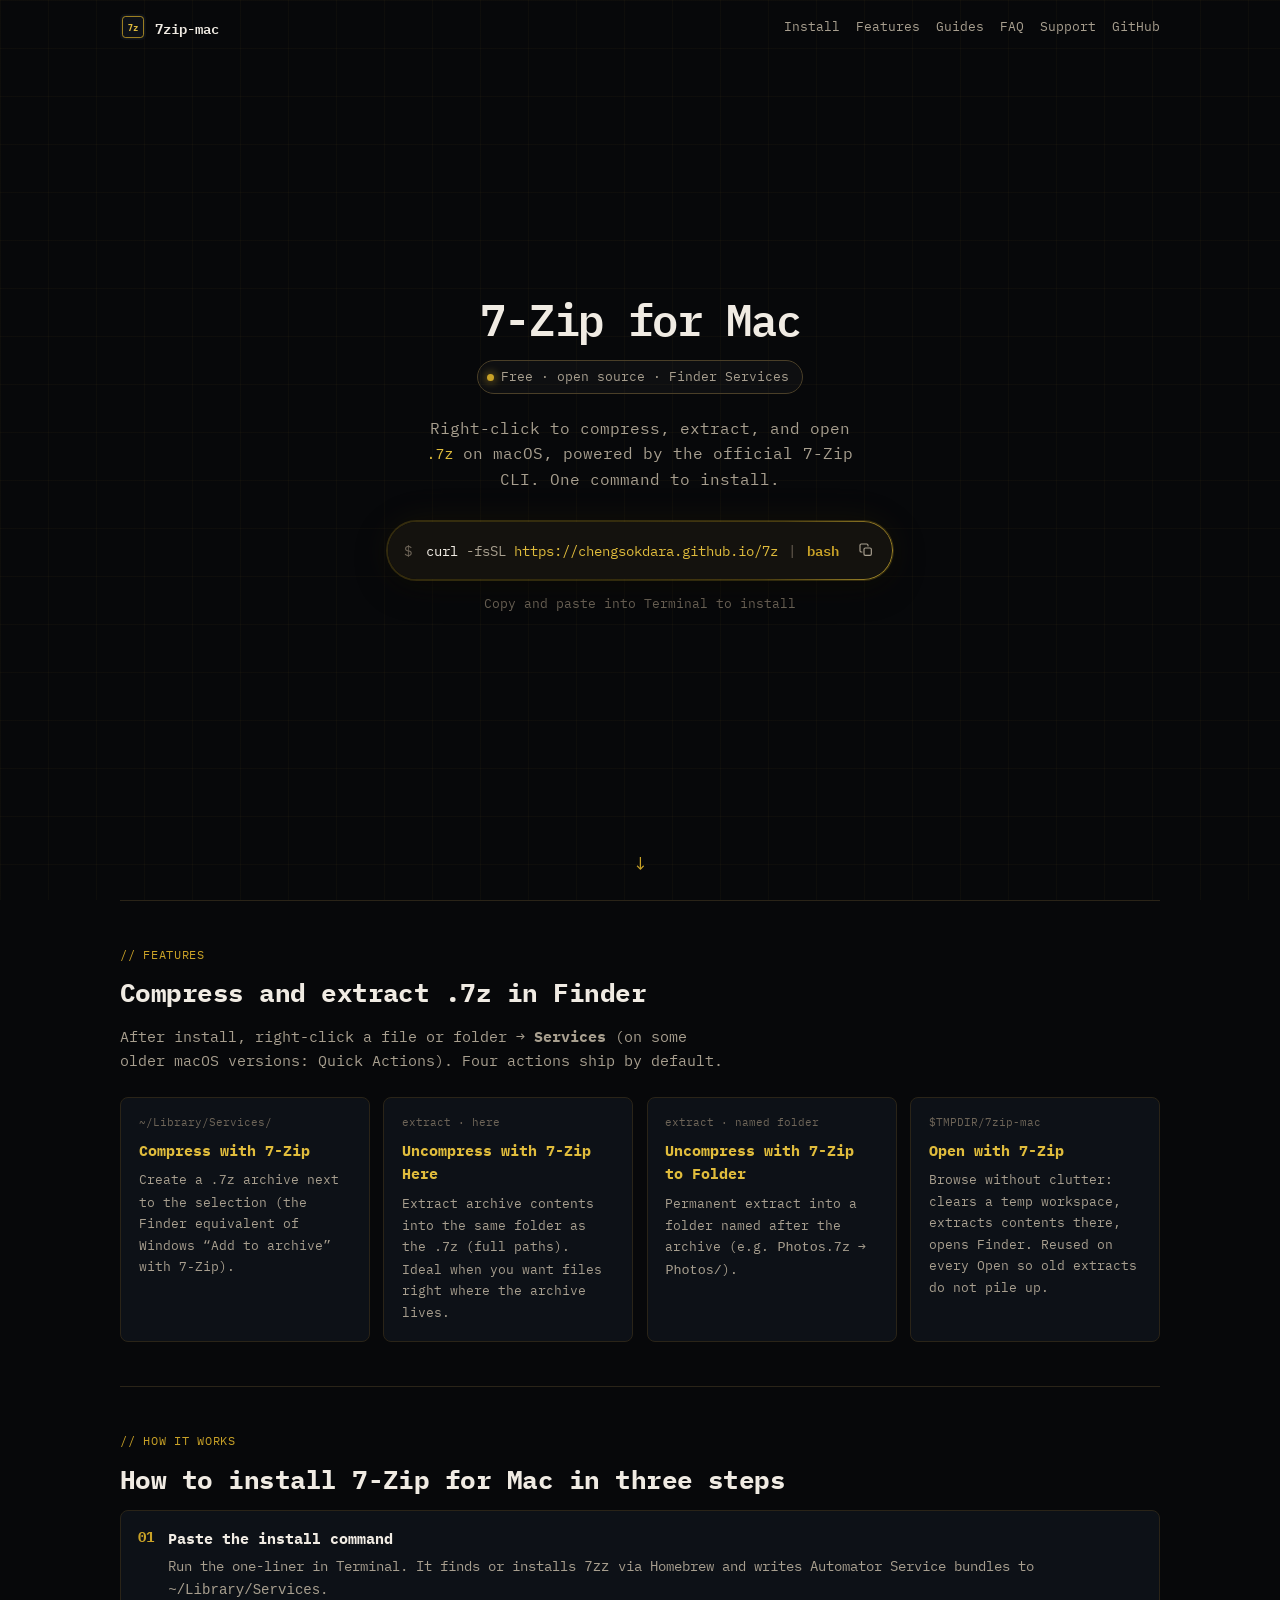
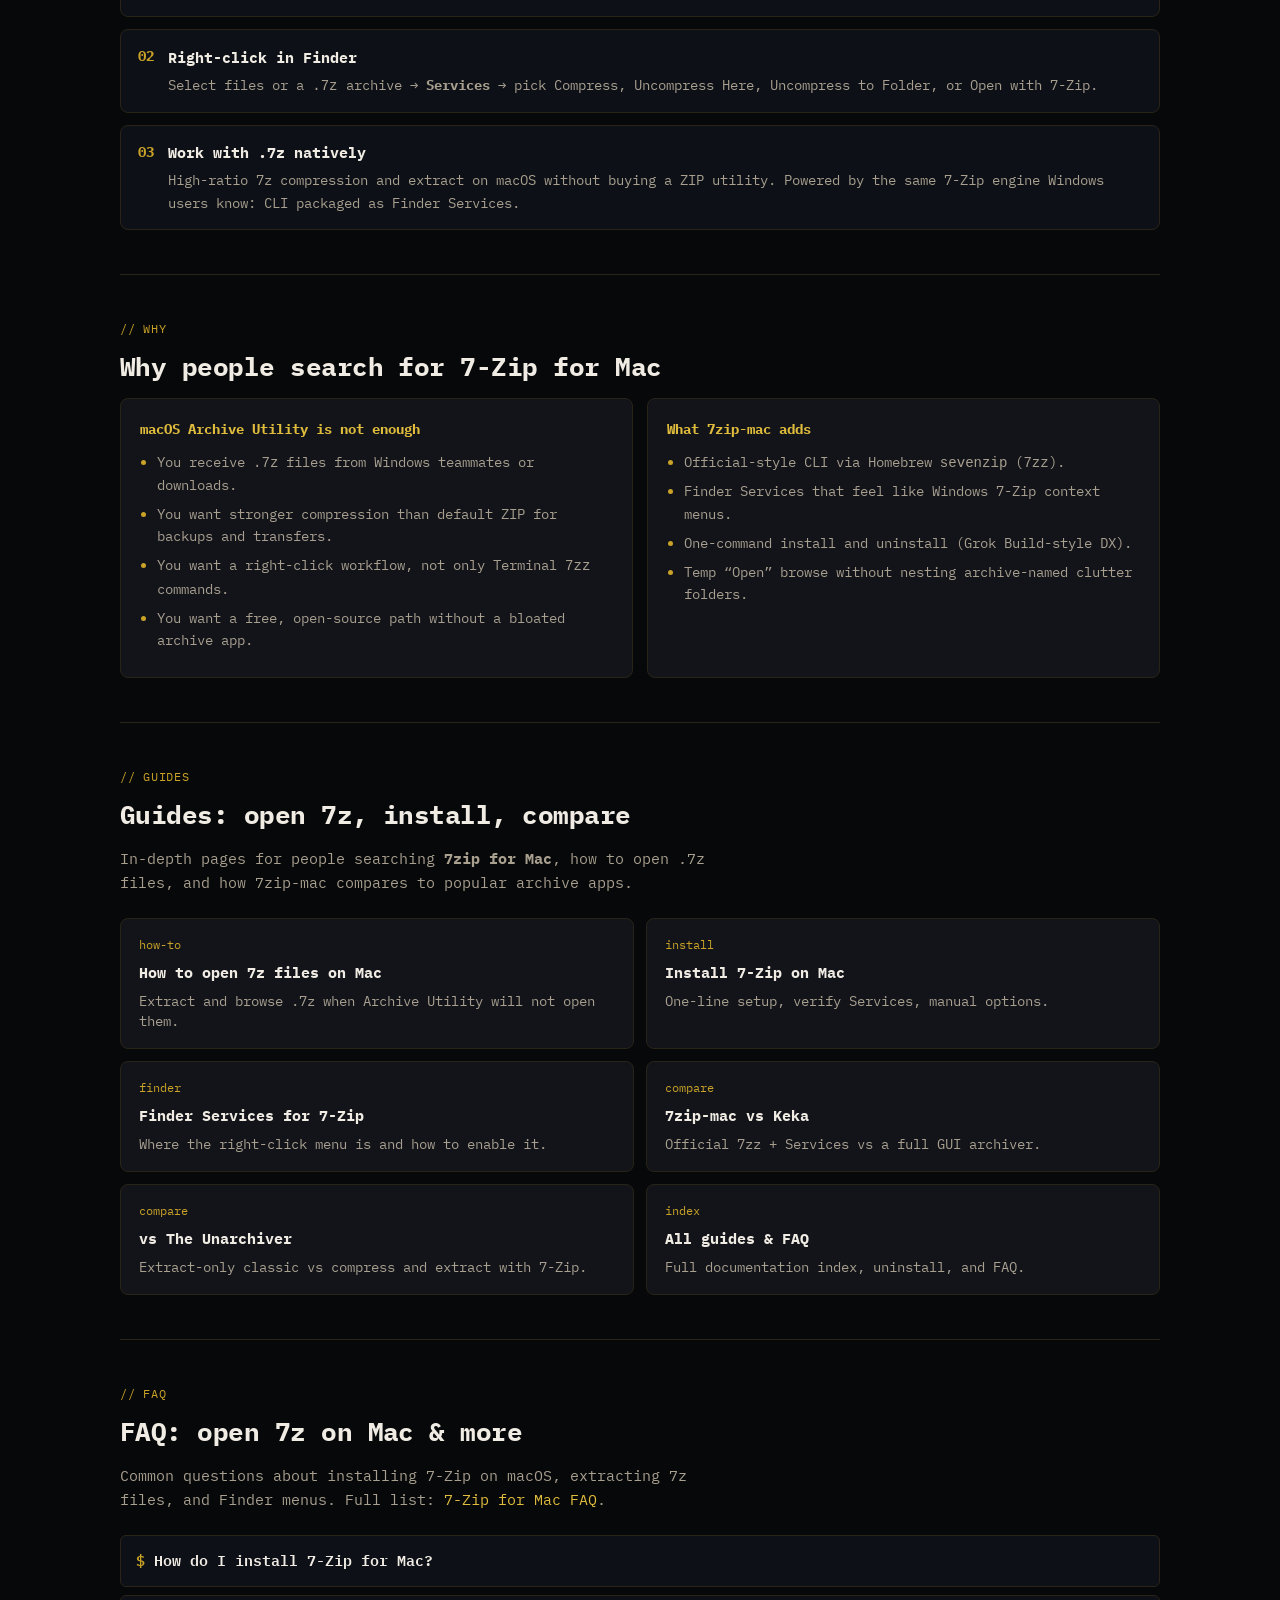
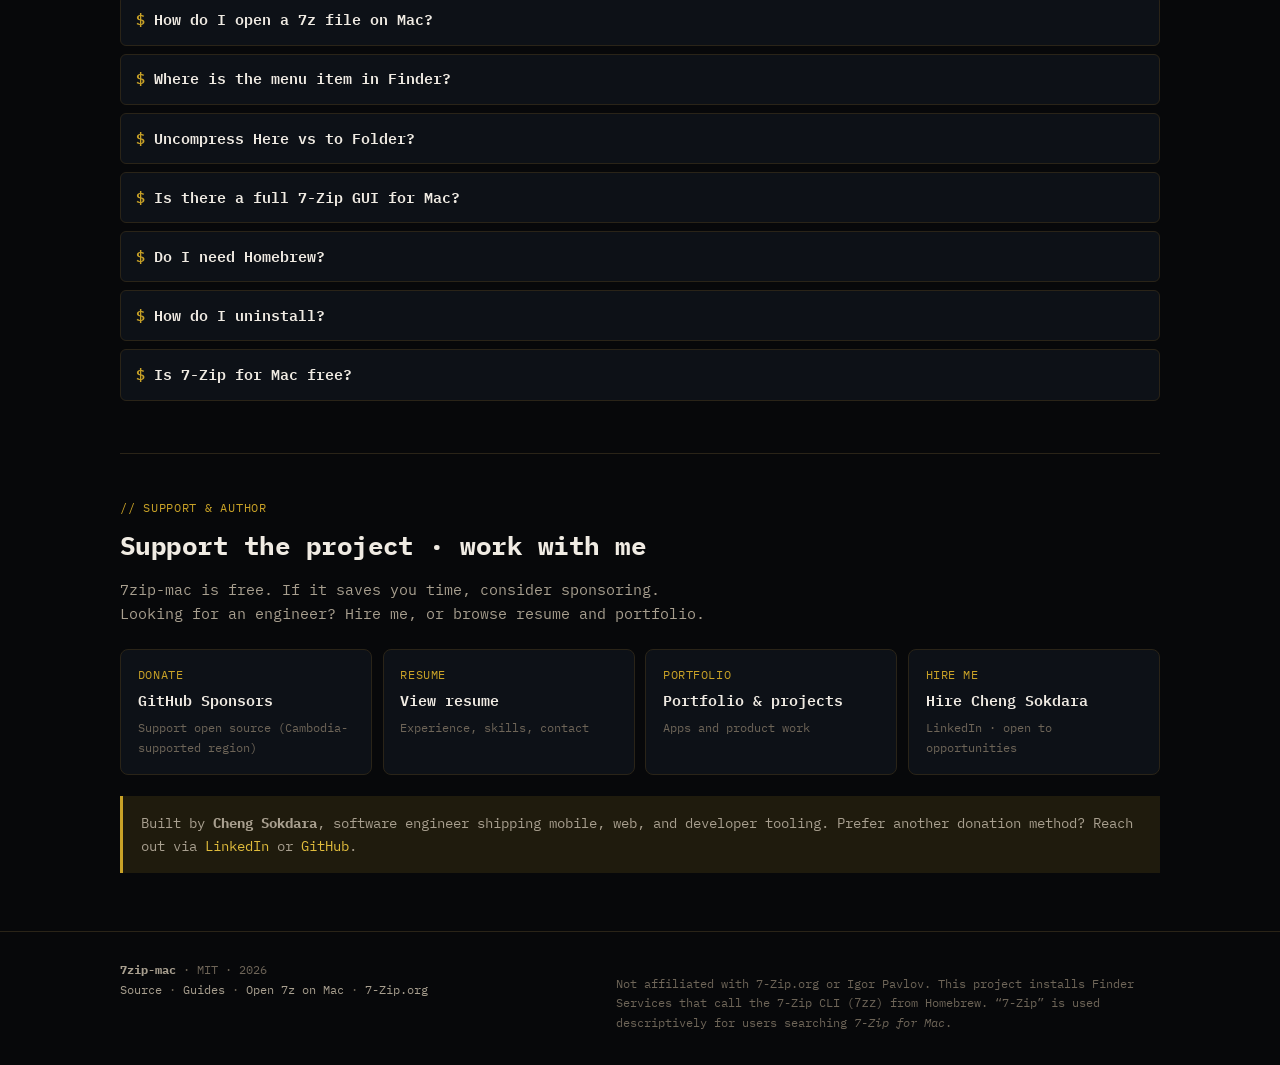
<file: docs/index.html>
<!DOCTYPE html>
<html lang="en">
  <head>
    <meta charset="utf-8" />
    <meta name="viewport" content="width=device-width, initial-scale=1" />
    <title>7-Zip for Mac: Free Finder Menu to Compress &amp; Extract .7z</title>
    <meta
      name="description"
      content="7-Zip for Mac: free one-line installer that adds Finder Services to compress, extract, and open .7z archives on macOS. Right-click compress with 7-Zip, uncompress here or to a folder, open 7z files without a heavy GUI."
    />
    <meta
      name="keywords"
      content="7-Zip for Mac, 7zip for Mac, open 7z Mac, extract 7z macOS, compress 7z Finder, 7-Zip macOS, sevenzip Mac, p7zip Mac, 7zz, uncompress 7z Mac, Finder Services 7-Zip"
    />
    <meta name="author" content="Cheng Sokdara" />
    <meta name="robots" content="index, follow, max-image-preview:large" />
    <link rel="canonical" href="https://chengsokdara.github.io/7zip-mac/" />

    <meta property="og:type" content="website" />
    <meta property="og:site_name" content="7zip-mac" />
    <meta property="og:locale" content="en_US" />
    <meta property="og:url" content="https://chengsokdara.github.io/7zip-mac/" />
    <meta property="og:title" content="7-Zip for Mac: Free Finder Menu for .7z" />
    <meta
      property="og:description"
      content="Install 7-Zip for Mac in one command. Compress and extract .7z from Finder Services. Free, open source, terminal-native."
    />
    <meta property="og:image" content="https://chengsokdara.github.io/7zip-mac/og.png" />
    <meta property="og:image:width" content="1200" />
    <meta property="og:image:height" content="630" />

    <meta name="twitter:card" content="summary_large_image" />
    <meta name="twitter:title" content="7-Zip for Mac: Free Finder Menu for .7z" />
    <meta
      name="twitter:description"
      content="One-line install. Right-click to compress, extract, and open 7z archives on macOS."
    />
    <meta name="twitter:image" content="https://chengsokdara.github.io/7zip-mac/og.png" />

    <meta name="theme-color" content="#0d1117" />
    <link rel="icon" href="favicon.svg" type="image/svg+xml" />
    <link rel="apple-touch-icon" href="favicon.svg" />

    <link rel="preconnect" href="https://fonts.googleapis.com" />
    <link rel="preconnect" href="https://fonts.gstatic.com" crossorigin />
    <link
      href="https://fonts.googleapis.com/css2?family=IBM+Plex+Mono:wght@400;500;600;700&display=swap"
      rel="stylesheet"
      media="print"
      onload="this.media='all'"
    />
    <noscript>
      <link
        href="https://fonts.googleapis.com/css2?family=IBM+Plex+Mono:wght@400;500;600;700&display=swap"
        rel="stylesheet"
      />
    </noscript>
    <link rel="stylesheet" href="styles.css" />

    <script type="application/ld+json">
      {
        "@context": "https://schema.org",
        "@graph": [
          {
            "@type": "WebSite",
            "@id": "https://chengsokdara.github.io/7zip-mac/#website",
            "url": "https://chengsokdara.github.io/7zip-mac/",
            "name": "7-Zip for Mac",
            "description": "Free Finder Services installer for 7-Zip on macOS. Compress, extract, and open .7z archives.",
            "inLanguage": "en",
            "publisher": { "@id": "https://chengsokdara.github.io/7zip-mac/#author" }
          },
          {
            "@type": "SoftwareApplication",
            "@id": "https://chengsokdara.github.io/7zip-mac/#app",
            "name": "7zip-mac",
            "alternateName": ["7-Zip for Mac", "7zip for Mac", "7-Zip macOS Finder"],
            "applicationCategory": "UtilitiesApplication",
            "operatingSystem": "macOS",
            "offers": {
              "@type": "Offer",
              "price": "0",
              "priceCurrency": "USD"
            },
            "isAccessibleForFree": true,
            "license": "https://github.com/chengsokdara/7zip-mac/blob/main/LICENSE",
            "downloadUrl": "https://raw.githubusercontent.com/chengsokdara/7zip-mac/main/install.sh",
            "installUrl": "https://chengsokdara.github.io/7zip-mac/",
            "softwareVersion": "1.1",
            "url": "https://chengsokdara.github.io/7zip-mac/",
            "description": "One-line installer that adds Finder Services for 7-Zip (7zz): compress to .7z, uncompress here or to a folder, and open archives in a temporary Finder window.",
            "author": { "@id": "https://chengsokdara.github.io/7zip-mac/#author" },
            "keywords": "7-Zip for Mac, open 7z Mac, extract 7z macOS, compress 7z Finder"
          },
          {
            "@type": "Person",
            "@id": "https://chengsokdara.github.io/7zip-mac/#author",
            "name": "Cheng Sokdara",
            "url": "https://chengsokdara.github.io",
            "sameAs": [
              "https://github.com/chengsokdara",
              "https://linkedin.com/in/chengsokdara"
            ]
          },
          {
            "@type": "FAQPage",
            "@id": "https://chengsokdara.github.io/7zip-mac/#faq",
            "mainEntity": [
              {
                "@type": "Question",
                "name": "How do I install 7-Zip for Mac?",
                "acceptedAnswer": {
                  "@type": "Answer",
                  "text": "Open Terminal and run: curl -fsSL https://chengsokdara.github.io/7z | bash. The installer installs the 7zz CLI via Homebrew if needed and adds Finder Services for compress, extract, and open."
                }
              },
              {
                "@type": "Question",
                "name": "How do I open a 7z file on Mac?",
                "acceptedAnswer": {
                  "@type": "Answer",
                  "text": "After installing 7zip-mac, right-click a .7z file in Finder and choose Services → Open with 7-Zip (browse in a temp folder) or Uncompress with 7-Zip Here / to Folder for a permanent extract."
                }
              },
              {
                "@type": "Question",
                "name": "Where is Compress with 7-Zip in Finder?",
                "acceptedAnswer": {
                  "@type": "Answer",
                  "text": "On modern macOS, custom Automator actions appear under right-click → Services (not always under Quick Actions). You can also enable them in System Settings → Keyboard → Keyboard Shortcuts → Services."
                }
              },
              {
                "@type": "Question",
                "name": "Does this replace Windows 7-Zip on Mac?",
                "acceptedAnswer": {
                  "@type": "Answer",
                  "text": "It uses the official 7-Zip CLI (7zz) from Homebrew and adds Finder Services. There is no full Windows-style 7-Zip GUI; Open with 7-Zip extracts to a temporary folder and opens Finder for a simple browse experience."
                }
              },
              {
                "@type": "Question",
                "name": "Is 7-Zip for Mac free?",
                "acceptedAnswer": {
                  "@type": "Answer",
                  "text": "Yes. 7zip-mac is free and open source under the MIT license. Optional support is available via GitHub Sponsors."
                }
              },
              {
                "@type": "Question",
                "name": "How do I uninstall 7zip-mac?",
                "acceptedAnswer": {
                  "@type": "Answer",
                  "text": "Run: curl -fsSL https://chengsokdara.github.io/7z | bash -s -- --uninstall. This removes the Finder Services but does not uninstall Homebrew or the sevenzip formula."
                }
              },
              {
                "@type": "Question",
                "name": "What is the difference between Uncompress Here and to Folder?",
                "acceptedAnswer": {
                  "@type": "Answer",
                  "text": "Uncompress with 7-Zip Here extracts into the same directory as the archive. Uncompress with 7-Zip to Folder creates a permanent folder named after the archive (for example Photos.7z → Photos/) and extracts into it."
                }
              },
              {
                "@type": "Question",
                "name": "Do I need Homebrew to use 7-Zip on Mac?",
                "acceptedAnswer": {
                  "@type": "Answer",
                  "text": "The installer uses Homebrew to install sevenzip (7zz) when it is missing. If 7zz is already on your PATH, Homebrew is not required for that step."
                }
              }
            ]
          },
          {
            "@type": "HowTo",
            "@id": "https://chengsokdara.github.io/7zip-mac/#howto-install",
            "name": "How to install 7-Zip for Mac with Finder Services",
            "description": "Install official 7zz via Homebrew if needed and add Finder Services to compress, extract, and open .7z archives.",
            "totalTime": "PT3M",
            "tool": [{ "@type": "HowToTool", "name": "Terminal" }],
            "step": [
              {
                "@type": "HowToStep",
                "position": 1,
                "name": "Paste the install command",
                "text": "Open Terminal and run: curl -fsSL https://chengsokdara.github.io/7z | bash"
              },
              {
                "@type": "HowToStep",
                "position": 2,
                "name": "Right-click in Finder",
                "text": "Select files or a .7z archive, then open Services and choose Compress, Uncompress, or Open with 7-Zip."
              },
              {
                "@type": "HowToStep",
                "position": 3,
                "name": "Work with .7z natively",
                "text": "Create high-ratio .7z archives and extract them on macOS using the same 7-Zip engine Windows users know."
              }
            ]
          }
        ]
      }
    </script>
  </head>
  <body>
    <a class="skip" href="#features">Skip to content</a>

    <!-- Full-viewport first screen: only hero is visible until the user scrolls -->
    <div class="hero-screen" id="install">
      <header class="nav">
        <div class="wrap nav-inner">
          <a class="brand" href="./" aria-label="7zip-mac home">
            <img class="brand-mark" src="favicon.svg" width="28" height="28" alt="" />
            <span>7zip-mac</span>
          </a>
          <nav class="nav-links" aria-label="Primary">
            <a href="#install">Install</a>
            <a href="#features">Features</a>
            <a href="./guides/">Guides</a>
            <a href="#faq">FAQ</a>
            <a href="#support">Support</a>
            <a data-link="repo" href="https://github.com/chengsokdara/7zip-mac" rel="noopener">GitHub</a>
          </nav>
        </div>
      </header>

      <section class="hero wrap" aria-labelledby="hero-title">
        <div class="hero-main">
          <h1 id="hero-title" class="hero-title">7-Zip for Mac</h1>

          <p class="hero-badge" role="note">
            <span class="hero-badge-dot" aria-hidden="true"></span>
            Free · open source · Finder Services
          </p>

          <p class="lead">
            Right-click to compress, extract, and open <code>.7z</code> on macOS,
            powered by the official 7-Zip CLI. One command to install.
          </p>

          <div class="install-pill-wrap">
            <div class="install-pill" role="group" aria-label="Install command">
              <code class="install-code" id="install-cmd">
                <span class="tok-prompt">$</span>
                <span class="tok-cmd">curl</span>
                <span class="tok-flag">-fsSL</span>
                <span class="tok-url">https://chengsokdara.github.io/7z</span>
                <span class="tok-pipe">|</span>
                <span class="tok-shell">bash</span>
              </code>
              <button
                type="button"
                class="install-copy"
                data-copy="short"
                aria-label="Copy install command"
                title="Copy"
              >
                <svg class="icon-copy" width="16" height="16" viewBox="0 0 24 24" fill="none" aria-hidden="true">
                  <rect x="9" y="9" width="11" height="11" rx="2" stroke="currentColor" stroke-width="1.75" />
                  <path
                    d="M6 15H5a2 2 0 0 1-2-2V5a2 2 0 0 1 2-2h8a2 2 0 0 1 2 2v1"
                    stroke="currentColor"
                    stroke-width="1.75"
                    stroke-linecap="round"
                  />
                </svg>
                <svg class="icon-check" width="16" height="16" viewBox="0 0 24 24" fill="none" aria-hidden="true">
                  <path
                    d="M5 12.5l4.5 4.5L19 7"
                    stroke="currentColor"
                    stroke-width="2"
                    stroke-linecap="round"
                    stroke-linejoin="round"
                  />
                </svg>
              </button>
            </div>
          </div>

          <p class="hero-hint">Copy and paste into Terminal to install</p>
        </div>

        <a class="scroll-cue" href="#features" aria-label="Scroll to features">
          <span class="scroll-cue-arrow" aria-hidden="true">↓</span>
        </a>
      </section>
    </div>

    <main id="main">
      <section id="features" class="wrap" aria-labelledby="features-title">
        <p class="section-kicker">// features</p>
        <h2 id="features-title">Compress and extract .7z in Finder</h2>
        <p class="section-lead">
          After install, right-click a file or folder → <strong>Services</strong>
          (on some older macOS versions: Quick Actions). Four actions ship by default.
        </p>
        <div class="grid">
          <article class="card">
            <div class="path">~/Library/Services/</div>
            <h3>Compress with 7-Zip</h3>
            <p>
              Create a <code>.7z</code> archive next to the selection (the Finder equivalent of
              Windows “Add to archive” with 7-Zip).
            </p>
          </article>
          <article class="card">
            <div class="path">extract · here</div>
            <h3>Uncompress with 7-Zip Here</h3>
            <p>
              Extract archive contents into the same folder as the <code>.7z</code> (full paths).
              Ideal when you want files right where the archive lives.
            </p>
          </article>
          <article class="card">
            <div class="path">extract · named folder</div>
            <h3>Uncompress with 7-Zip to Folder</h3>
            <p>
              Permanent extract into a folder named after the archive
              (e.g. <code>Photos.7z</code> → <code>Photos/</code>).
            </p>
          </article>
          <article class="card">
            <div class="path">$TMPDIR/7zip-mac</div>
            <h3>Open with 7-Zip</h3>
            <p>
              Browse without clutter: clears a temp workspace, extracts contents there, opens Finder.
              Reused on every Open so old extracts do not pile up.
            </p>
          </article>
        </div>
      </section>

      <section id="how" class="wrap" aria-labelledby="how-title">
        <p class="section-kicker">// how it works</p>
        <h2 id="how-title">How to install 7-Zip for Mac in three steps</h2>
        <div class="steps">
          <div class="step">
            <div>
              <h3>Paste the install command</h3>
              <p>
                Run the one-liner in Terminal. It finds or installs <code>7zz</code> via Homebrew
                and writes Automator Service bundles to <code>~/Library/Services</code>.
              </p>
            </div>
          </div>
          <div class="step">
            <div>
              <h3>Right-click in Finder</h3>
              <p>
                Select files or a <code>.7z</code> archive → <strong>Services</strong> → pick Compress,
                Uncompress Here, Uncompress to Folder, or Open with 7-Zip.
              </p>
            </div>
          </div>
          <div class="step">
            <div>
              <h3>Work with .7z natively</h3>
              <p>
                High-ratio 7z compression and extract on macOS without buying a ZIP utility.
                Powered by the same 7-Zip engine Windows users know: CLI packaged as Finder Services.
              </p>
            </div>
          </div>
        </div>
      </section>

      <section id="why" class="wrap" aria-labelledby="why-title">
        <p class="section-kicker">// why</p>
        <h2 id="why-title">Why people search for 7-Zip for Mac</h2>
        <div class="why">
          <div class="why-panel">
            <h3>macOS Archive Utility is not enough</h3>
            <ul>
              <li>You receive <code>.7z</code> files from Windows teammates or downloads.</li>
              <li>You want stronger compression than default ZIP for backups and transfers.</li>
              <li>You want a right-click workflow, not only Terminal <code>7zz</code> commands.</li>
              <li>You want a free, open-source path without a bloated archive app.</li>
            </ul>
          </div>
          <div class="why-panel">
            <h3>What 7zip-mac adds</h3>
            <ul>
              <li>Official-style CLI via Homebrew <code>sevenzip</code> (<code>7zz</code>).</li>
              <li>Finder Services that feel like Windows 7-Zip context menus.</li>
              <li>One-command install and uninstall (Grok Build-style DX).</li>
              <li>Temp “Open” browse without nesting archive-named clutter folders.</li>
            </ul>
          </div>
        </div>
      </section>

      <section id="guides" class="wrap" aria-labelledby="guides-title">
        <p class="section-kicker">// guides</p>
        <h2 id="guides-title">Guides: open 7z, install, compare</h2>
        <p class="section-lead">
          In-depth pages for people searching <strong>7zip for Mac</strong>, how to open .7z files,
          and how 7zip-mac compares to popular archive apps.
        </p>
        <div class="guides-grid">
          <a class="guide-card" href="./open-7z-on-mac/">
            <div class="path">how-to</div>
            <h3>How to open 7z files on Mac</h3>
            <p>Extract and browse .7z when Archive Utility will not open them.</p>
          </a>
          <a class="guide-card" href="./install-7zip-mac/">
            <div class="path">install</div>
            <h3>Install 7-Zip on Mac</h3>
            <p>One-line setup, verify Services, manual options.</p>
          </a>
          <a class="guide-card" href="./finder-services-7zip/">
            <div class="path">finder</div>
            <h3>Finder Services for 7-Zip</h3>
            <p>Where the right-click menu is and how to enable it.</p>
          </a>
          <a class="guide-card" href="./7zip-vs-keka/">
            <div class="path">compare</div>
            <h3>7zip-mac vs Keka</h3>
            <p>Official 7zz + Services vs a full GUI archiver.</p>
          </a>
          <a class="guide-card" href="./7zip-vs-the-unarchiver/">
            <div class="path">compare</div>
            <h3>vs The Unarchiver</h3>
            <p>Extract-only classic vs compress and extract with 7-Zip.</p>
          </a>
          <a class="guide-card" href="./guides/">
            <div class="path">index</div>
            <h3>All guides &amp; FAQ</h3>
            <p>Full documentation index, uninstall, and FAQ.</p>
          </a>
        </div>
      </section>

      <section id="faq" class="wrap faq" aria-labelledby="faq-title">
        <p class="section-kicker">// faq</p>
        <h2 id="faq-title">FAQ: open 7z on Mac &amp; more</h2>
        <p class="section-lead">
          Common questions about installing 7-Zip on macOS, extracting 7z files, and Finder menus.
          Full list:
          <a href="./faq/">7-Zip for Mac FAQ</a>.
        </p>

        <details>
          <summary>How do I install 7-Zip for Mac?</summary>
          <p>
            Open Terminal and run
            <code>curl -fsSL https://chengsokdara.github.io/7z | bash</code>.
            The script installs <code>7zz</code> if needed and registers the Finder Services.
          </p>
        </details>
        <details>
          <summary>How do I open a 7z file on Mac?</summary>
          <p>
            Right-click the archive → Services → <strong>Open with 7-Zip</strong> to browse in a
            temp folder, or use <strong>Uncompress with 7-Zip Here</strong> / <strong>to Folder</strong>
            for a permanent extract.
          </p>
        </details>
        <details>
          <summary>Where is the menu item in Finder?</summary>
          <p>
            Look under <strong>Services</strong> on recent macOS versions. If it is missing, relaunch
            Finder or enable the actions under System Settings → Keyboard → Keyboard Shortcuts → Services.
          </p>
        </details>
        <details>
          <summary>Uncompress Here vs to Folder?</summary>
          <p>
            <strong>Here</strong> extracts into the archive’s directory.
            <strong>to Folder</strong> creates a permanent folder named after the archive, then extracts into it.
          </p>
        </details>
        <details>
          <summary>Is there a full 7-Zip GUI for Mac?</summary>
          <p>
            Homebrew ships the CLI. 7zip-mac does not bundle a Windows-style GUI; Open with 7-Zip is a
            lightweight temp extract + Finder view. Apps like Keka or BetterZip offer richer browsers if you need them.
          </p>
        </details>
        <details>
          <summary>Do I need Homebrew?</summary>
          <p>
            Only if <code>7zz</code> is not already installed. The installer runs
            <code>brew install sevenzip</code> when the binary is missing.
          </p>
        </details>
        <details>
          <summary>How do I uninstall?</summary>
          <p>
            <code data-text="uninstall"
              >curl -fsSL https://chengsokdara.github.io/7z | bash -s -- --uninstall</code
            >
            <button type="button" class="btn btn-ghost" data-copy="uninstall" style="margin-left: 0.5rem">
              Copy
            </button>
          </p>
        </details>
        <details>
          <summary>Is 7-Zip for Mac free?</summary>
          <p>
            Yes. MIT licensed. Optional support via GitHub Sponsors is appreciated but never required.
          </p>
        </details>
      </section>

      <section id="support" class="wrap" aria-labelledby="support-title">
        <p class="section-kicker">// support &amp; author</p>
        <h2 id="support-title">Support the project · work with me</h2>
        <p class="section-lead">
          7zip-mac is free. If it saves you time, consider sponsoring.
          Looking for an engineer? Hire me, or browse resume and portfolio.
        </p>
        <div class="support-grid">
          <a class="support-card" data-link="sponsors" href="https://github.com/sponsors/chengsokdara" rel="noopener">
            <span class="label">donate</span>
            <span class="title">GitHub Sponsors</span>
            <span class="hint">Support open source (Cambodia-supported region)</span>
          </a>
          <a class="support-card" data-link="resume" href="https://chengsokdara.github.io/resume" rel="noopener">
            <span class="label">resume</span>
            <span class="title">View resume</span>
            <span class="hint">Experience, skills, contact</span>
          </a>
          <a class="support-card" data-link="portfolio" href="https://chengsokdara.github.io" rel="noopener">
            <span class="label">portfolio</span>
            <span class="title">Portfolio &amp; projects</span>
            <span class="hint">Apps and product work</span>
          </a>
          <a class="support-card" data-link="hire" href="https://linkedin.com/in/chengsokdara" rel="noopener">
            <span class="label">hire me</span>
            <span class="title">Hire Cheng Sokdara</span>
            <span class="hint">LinkedIn · open to opportunities</span>
          </a>
        </div>
        <p class="author-blurb">
          Built by <strong data-text="author">Cheng Sokdara</strong>,
          software engineer shipping mobile, web, and developer tooling.
          Prefer another donation method? Reach out via
          <a data-link="linkedin" href="https://linkedin.com/in/chengsokdara" rel="noopener">LinkedIn</a>
          or
          <a data-link="github" href="https://github.com/chengsokdara" rel="noopener">GitHub</a>.
        </p>
      </section>
    </main>

    <footer class="footer">
      <div class="wrap footer-inner">
        <div>
          <div>
            <strong style="color: var(--muted)">7zip-mac</strong>
            · MIT · <span id="year">2026</span>
          </div>
          <div>
            <a data-link="repo" href="https://github.com/chengsokdara/7zip-mac" rel="noopener">Source</a>
            ·
            <a href="./guides/">Guides</a>
            ·
            <a href="./open-7z-on-mac/">Open 7z on Mac</a>
            ·
            <a href="https://www.7-zip.org/" rel="noopener noreferrer">7-Zip.org</a>
          </div>
        </div>
        <div class="disclaimer">
          Not affiliated with 7-Zip.org or Igor Pavlov. This project installs Finder Services that call the
          7-Zip CLI (<code>7zz</code>) from Homebrew. “7-Zip” is used descriptively for users searching
          <em>7-Zip for Mac</em>.
        </div>
      </div>
    </footer>

    <div id="toast" class="toast" role="status" aria-live="polite"></div>

    <script src="site-config.js"></script>
    <script src="main.js"></script>
  </body>
</html>
</file>
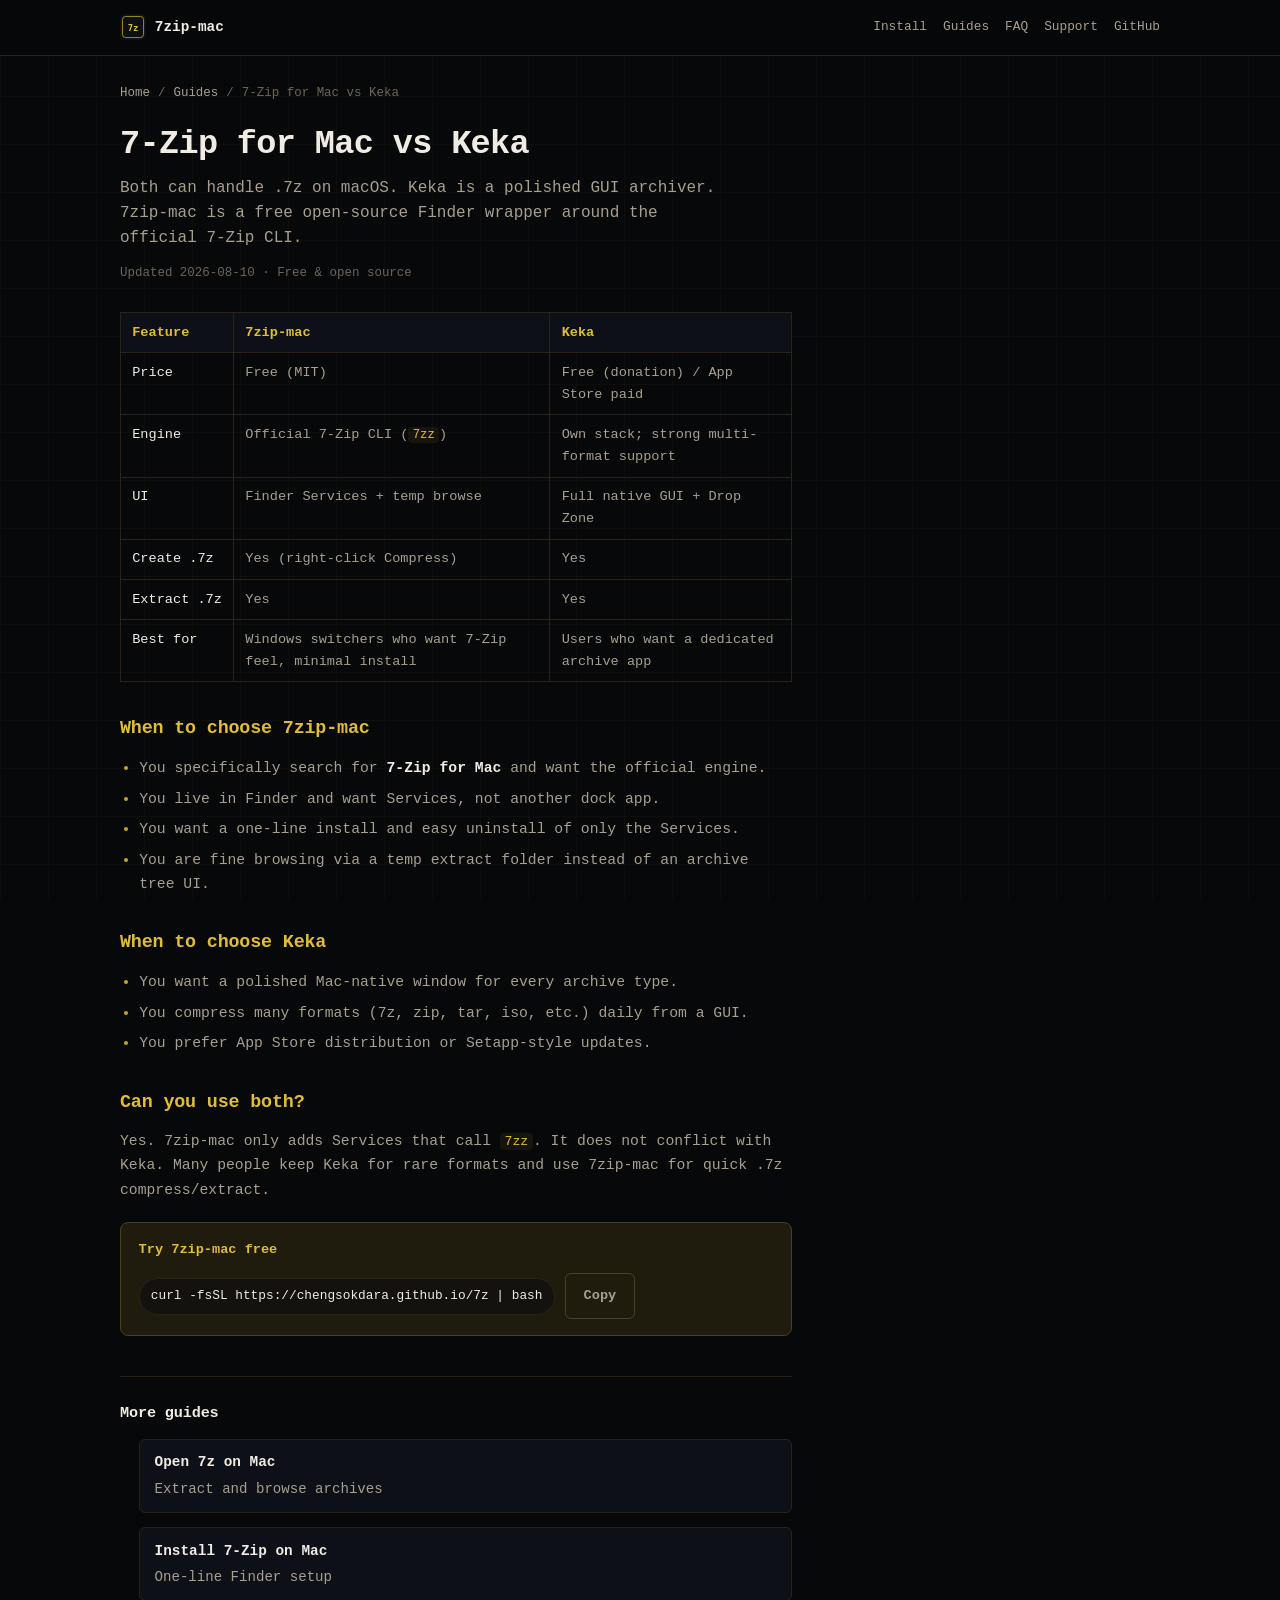
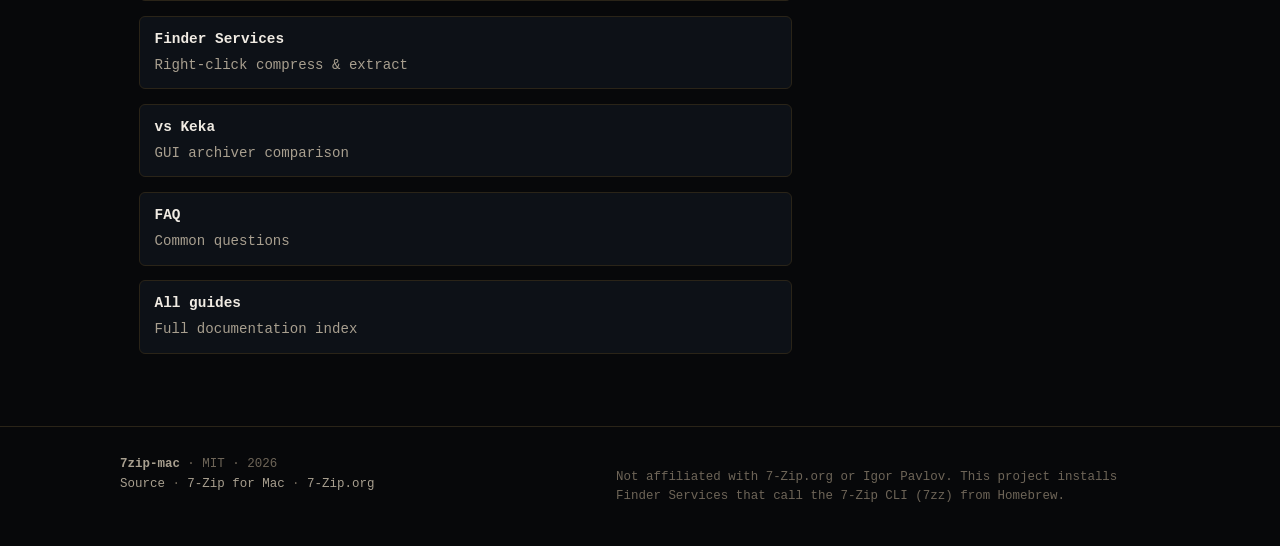
<file: docs/7zip-vs-keka/index.html>
<!DOCTYPE html>
<html lang="en">
  <head>
    <meta charset="utf-8" />
    <meta name="viewport" content="width=device-width, initial-scale=1" />
    <title>7-Zip for Mac vs Keka: Which Should You Use? | 7zip-mac</title>
    <meta name="description" content="Compare 7zip-mac (official 7zz + Finder Services) vs Keka for compressing and extracting 7z on macOS. Free options, GUI vs right-click workflow." />
    <meta name="keywords" content="7zip vs keka, keka vs 7-zip mac, 7-zip alternative mac, best 7z app mac" />
    <meta name="author" content="Cheng Sokdara" />
    <meta name="robots" content="index, follow, max-image-preview:large" />
    <link rel="canonical" href="https://chengsokdara.github.io/7zip-mac/7zip-vs-keka/" />

    <meta property="og:type" content="article" />
    <meta property="og:site_name" content="7zip-mac" />
    <meta property="og:locale" content="en_US" />
    <meta property="og:url" content="https://chengsokdara.github.io/7zip-mac/7zip-vs-keka/" />
    <meta property="og:title" content="7-Zip for Mac vs Keka: Which Should You Use?" />
    <meta property="og:description" content="Compare 7zip-mac (official 7zz + Finder Services) vs Keka for compressing and extracting 7z on macOS. Free options, GUI vs right-click workflow." />
    <meta property="og:image" content="https://chengsokdara.github.io/7zip-mac/og.png" />

    <meta name="twitter:card" content="summary_large_image" />
    <meta name="twitter:title" content="7-Zip for Mac vs Keka: Which Should You Use?" />
    <meta name="twitter:description" content="Compare 7zip-mac (official 7zz + Finder Services) vs Keka for compressing and extracting 7z on macOS. Free options, GUI vs right-click workflow." />
    <meta name="twitter:image" content="https://chengsokdara.github.io/7zip-mac/og.png" />

    <meta name="theme-color" content="#0d1117" />
    <link rel="icon" href="../favicon.svg" type="image/svg+xml" />
    <link rel="stylesheet" href="../styles.css" />

    <script type="application/ld+json">
{
  "@context": "https://schema.org",
  "@graph": [
    {
      "@type": "WebPage",
      "@id": "https://chengsokdara.github.io/7zip-mac/7zip-vs-keka/#webpage",
      "url": "https://chengsokdara.github.io/7zip-mac/7zip-vs-keka/",
      "name": "7-Zip for Mac vs Keka: Which Should You Use?",
      "description": "Compare 7zip-mac (official 7zz + Finder Services) vs Keka for compressing and extracting 7z on macOS. Free options, GUI vs right-click workflow.",
      "isPartOf": {
        "@id": "https://chengsokdara.github.io/7zip-mac/#website"
      },
      "dateModified": "2026-08-10",
      "inLanguage": "en"
    },
    {
      "@type": "BreadcrumbList",
      "itemListElement": [
        {
          "@type": "ListItem",
          "position": 1,
          "name": "7-Zip for Mac",
          "item": "https://chengsokdara.github.io/7zip-mac/"
        },
        {
          "@type": "ListItem",
          "position": 2,
          "name": "7-Zip for Mac vs Keka",
          "item": "https://chengsokdara.github.io/7zip-mac/7zip-vs-keka/"
        }
      ]
    }
  ]
}
    </script>
  </head>
  <body>
    <a class="skip" href="#content">Skip to content</a>
    <div class="page-shell">
      <header class="nav">
        <div class="wrap nav-inner">
          <a class="brand" href="../" aria-label="7zip-mac home">
            <img class="brand-mark" src="../favicon.svg" width="28" height="28" alt="" />
            <span>7zip-mac</span>
          </a>
          <nav class="nav-links" aria-label="Primary">
            <a href="../#install">Install</a>
            <a href="../guides/">Guides</a>
            <a href="../faq/">FAQ</a>
            <a href="../#support">Support</a>
            <a data-link="repo" href="https://github.com/chengsokdara/7zip-mac" rel="noopener">GitHub</a>
          </nav>
        </div>
      </header>

      <main id="content">
        <article class="wrap">
          <nav class="breadcrumb" aria-label="Breadcrumb">
            <a href="../">Home</a>
            <span aria-hidden="true">/</span>
            <a href="../guides/">Guides</a>
            <span aria-hidden="true">/</span>
            <span>7-Zip for Mac vs Keka</span>
          </nav>

          <header class="article-header">
            <h1>7-Zip for Mac vs Keka</h1>
            <p class="dek">Both can handle .7z on macOS. Keka is a polished GUI archiver. 7zip-mac is a free open-source Finder wrapper around the official 7-Zip CLI.</p>
            <p class="article-meta">Updated 2026-08-10 · Free &amp; open source</p>
          </header>

          <div class="prose">
            
      <table class="compare-table">
        <thead>
          <tr>
            <th>Feature</th>
            <th>7zip-mac</th>
            <th>Keka</th>
          </tr>
        </thead>
        <tbody>
          <tr>
            <td>Price</td>
            <td>Free (MIT)</td>
            <td>Free (donation) / App Store paid</td>
          </tr>
          <tr>
            <td>Engine</td>
            <td>Official 7-Zip CLI (<code>7zz</code>)</td>
            <td>Own stack; strong multi-format support</td>
          </tr>
          <tr>
            <td>UI</td>
            <td>Finder Services + temp browse</td>
            <td>Full native GUI + Drop Zone</td>
          </tr>
          <tr>
            <td>Create .7z</td>
            <td>Yes (right-click Compress)</td>
            <td>Yes</td>
          </tr>
          <tr>
            <td>Extract .7z</td>
            <td>Yes</td>
            <td>Yes</td>
          </tr>
          <tr>
            <td>Best for</td>
            <td>Windows switchers who want 7-Zip feel, minimal install</td>
            <td>Users who want a dedicated archive app</td>
          </tr>
        </tbody>
      </table>

      <h2>When to choose 7zip-mac</h2>
      <ul>
        <li>You specifically search for <strong>7-Zip for Mac</strong> and want the official engine.</li>
        <li>You live in Finder and want Services, not another dock app.</li>
        <li>You want a one-line install and easy uninstall of only the Services.</li>
        <li>You are fine browsing via a temp extract folder instead of an archive tree UI.</li>
      </ul>

      <h2>When to choose Keka</h2>
      <ul>
        <li>You want a polished Mac-native window for every archive type.</li>
        <li>You compress many formats (7z, zip, tar, iso, etc.) daily from a GUI.</li>
        <li>You prefer App Store distribution or Setapp-style updates.</li>
      </ul>

      <h2>Can you use both?</h2>
      <p>
        Yes. 7zip-mac only adds Services that call <code>7zz</code>. It does not conflict with Keka.
        Many people keep Keka for rare formats and use 7zip-mac for quick .7z compress/extract.
      </p>

      <div class="callout">
        <p class="callout-title">Try 7zip-mac free</p>
        <div class="callout-install">
          <code>curl -fsSL https://chengsokdara.github.io/7z | bash</code>
          <button type="button" class="btn btn-ghost" data-copy="short">Copy</button>
        </div>
      </div>
    
            
  <aside class="related" aria-labelledby="related-title">
    <h2 id="related-title">More guides</h2>
    <ul class="related-list">
      <li><a href="../open-7z-on-mac/"><strong>Open 7z on Mac</strong> Extract and browse archives</a></li>
      <li><a href="../install-7zip-mac/"><strong>Install 7-Zip on Mac</strong> One-line Finder setup</a></li>
      <li><a href="../finder-services-7zip/"><strong>Finder Services</strong> Right-click compress &amp; extract</a></li>
      <li><a href="../7zip-vs-keka/"><strong>vs Keka</strong> GUI archiver comparison</a></li>
      <li><a href="../faq/"><strong>FAQ</strong> Common questions</a></li>
      <li><a href="../guides/"><strong>All guides</strong> Full documentation index</a></li>
    </ul>
  </aside>

          </div>
        </article>
      </main>

      <footer class="footer">
        <div class="wrap footer-inner">
          <div>
            <div>
              <strong style="color: var(--muted)">7zip-mac</strong>
              · MIT · <span id="year">2026</span>
            </div>
            <div>
              <a data-link="repo" href="https://github.com/chengsokdara/7zip-mac" rel="noopener">Source</a>
              ·
              <a href="../">7-Zip for Mac</a>
              ·
              <a href="https://www.7-zip.org/" rel="noopener noreferrer">7-Zip.org</a>
            </div>
          </div>
          <div class="disclaimer">
            Not affiliated with 7-Zip.org or Igor Pavlov. This project installs Finder Services that call the
            7-Zip CLI (<code>7zz</code>) from Homebrew.
          </div>
        </div>
      </footer>
    </div>

    <div id="toast" class="toast" role="status" aria-live="polite"></div>
    <script src="../site-config.js"></script>
    <script src="../main.js"></script>
  </body>
</html>
</file>
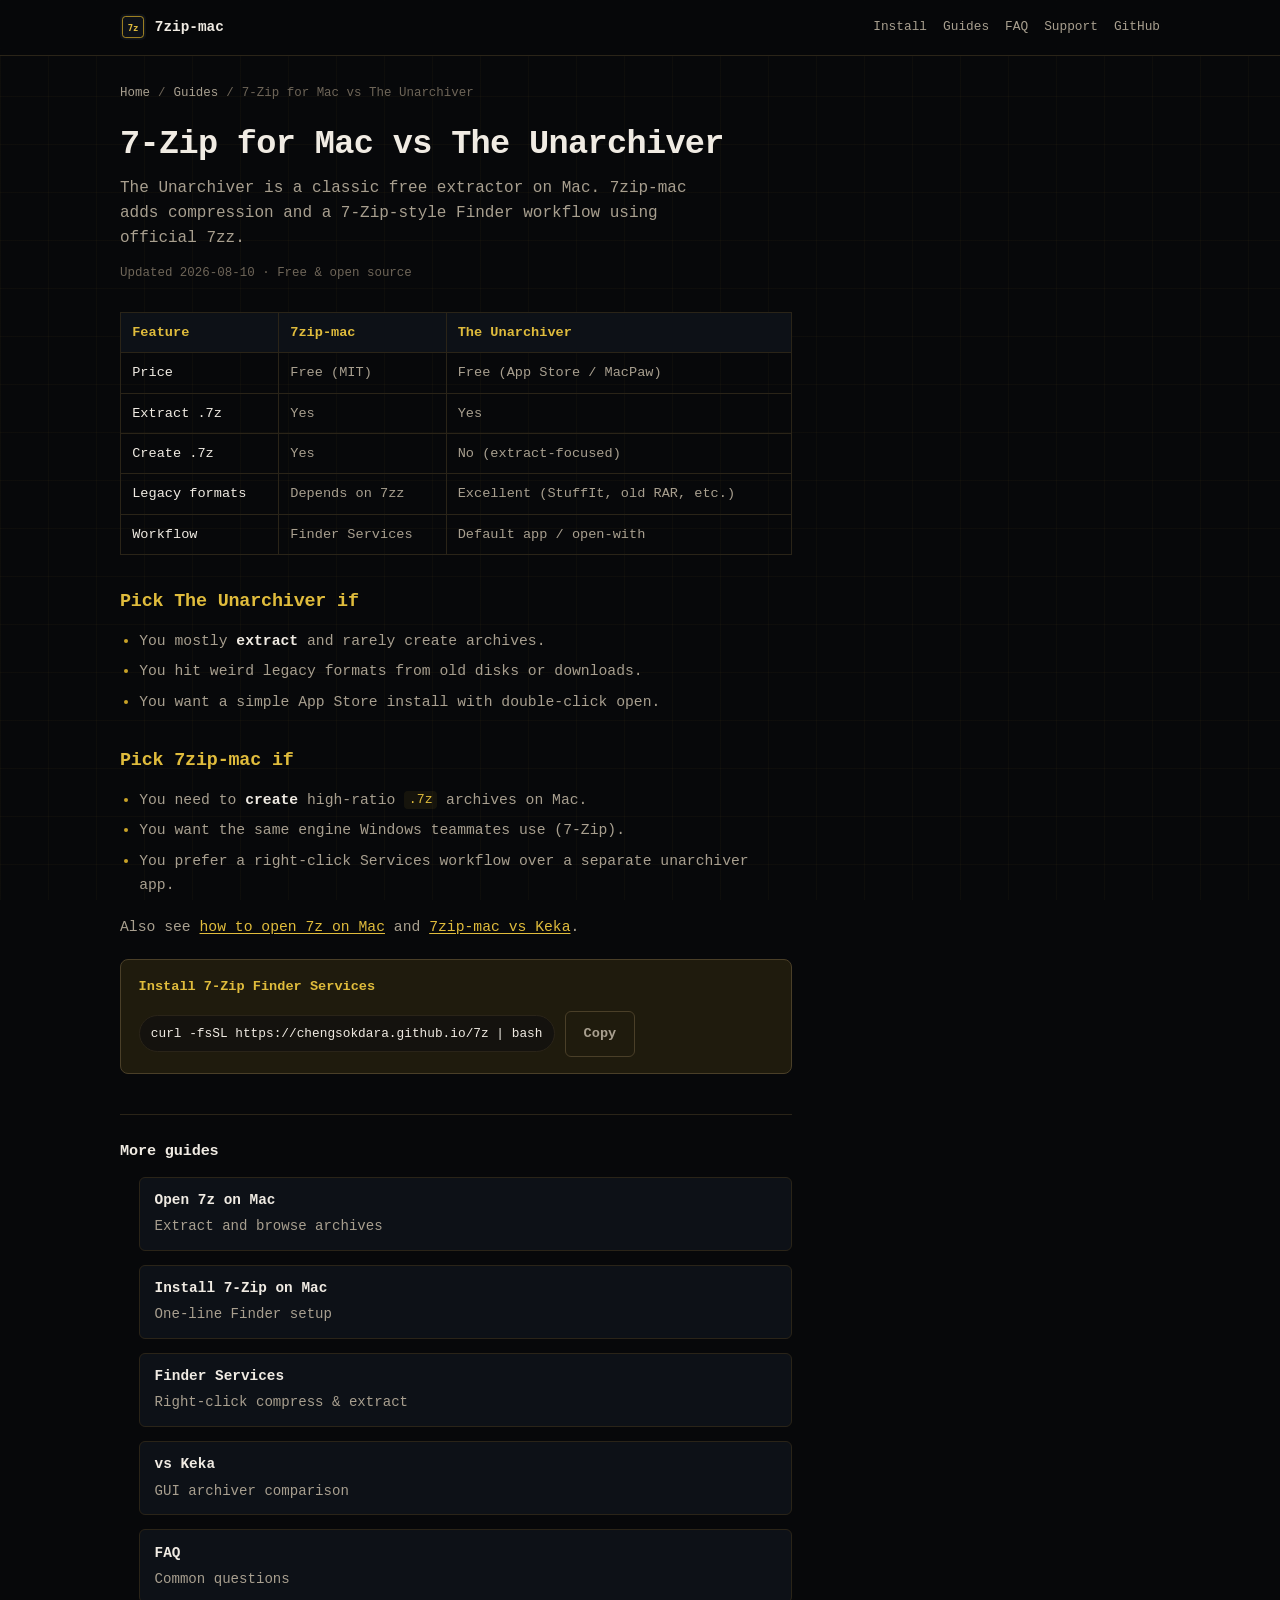
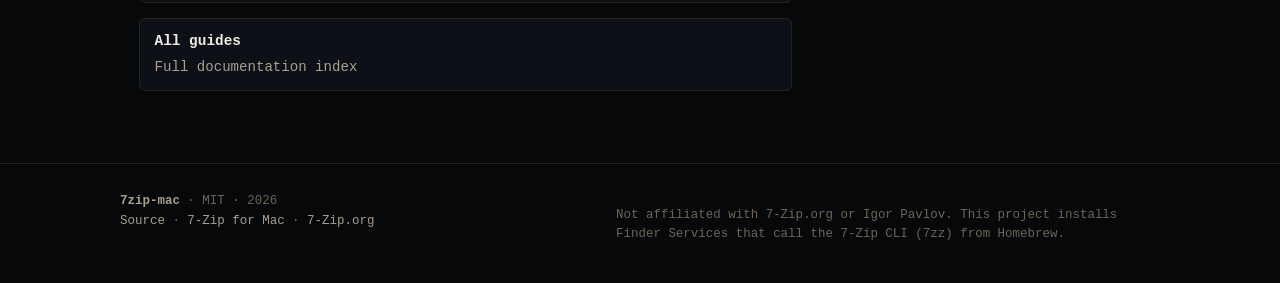
<file: docs/7zip-vs-the-unarchiver/index.html>
<!DOCTYPE html>
<html lang="en">
  <head>
    <meta charset="utf-8" />
    <meta name="viewport" content="width=device-width, initial-scale=1" />
    <title>7-Zip for Mac vs The Unarchiver | 7zip-mac</title>
    <meta name="description" content="Compare opening 7z on Mac with 7zip-mac versus The Unarchiver. Extraction-only free app vs full compress + extract with official 7zz." />
    <meta name="keywords" content="the unarchiver vs 7zip, open 7z mac unarchiver, 7zip alternative mac free" />
    <meta name="author" content="Cheng Sokdara" />
    <meta name="robots" content="index, follow, max-image-preview:large" />
    <link rel="canonical" href="https://chengsokdara.github.io/7zip-mac/7zip-vs-the-unarchiver/" />

    <meta property="og:type" content="article" />
    <meta property="og:site_name" content="7zip-mac" />
    <meta property="og:locale" content="en_US" />
    <meta property="og:url" content="https://chengsokdara.github.io/7zip-mac/7zip-vs-the-unarchiver/" />
    <meta property="og:title" content="7-Zip for Mac vs The Unarchiver" />
    <meta property="og:description" content="Compare opening 7z on Mac with 7zip-mac versus The Unarchiver. Extraction-only free app vs full compress + extract with official 7zz." />
    <meta property="og:image" content="https://chengsokdara.github.io/7zip-mac/og.png" />

    <meta name="twitter:card" content="summary_large_image" />
    <meta name="twitter:title" content="7-Zip for Mac vs The Unarchiver" />
    <meta name="twitter:description" content="Compare opening 7z on Mac with 7zip-mac versus The Unarchiver. Extraction-only free app vs full compress + extract with official 7zz." />
    <meta name="twitter:image" content="https://chengsokdara.github.io/7zip-mac/og.png" />

    <meta name="theme-color" content="#0d1117" />
    <link rel="icon" href="../favicon.svg" type="image/svg+xml" />
    <link rel="stylesheet" href="../styles.css" />

    <script type="application/ld+json">
{
  "@context": "https://schema.org",
  "@graph": [
    {
      "@type": "WebPage",
      "@id": "https://chengsokdara.github.io/7zip-mac/7zip-vs-the-unarchiver/#webpage",
      "url": "https://chengsokdara.github.io/7zip-mac/7zip-vs-the-unarchiver/",
      "name": "7-Zip for Mac vs The Unarchiver",
      "description": "Compare opening 7z on Mac with 7zip-mac versus The Unarchiver. Extraction-only free app vs full compress + extract with official 7zz.",
      "isPartOf": {
        "@id": "https://chengsokdara.github.io/7zip-mac/#website"
      },
      "dateModified": "2026-08-10",
      "inLanguage": "en"
    },
    {
      "@type": "BreadcrumbList",
      "itemListElement": [
        {
          "@type": "ListItem",
          "position": 1,
          "name": "7-Zip for Mac",
          "item": "https://chengsokdara.github.io/7zip-mac/"
        },
        {
          "@type": "ListItem",
          "position": 2,
          "name": "7-Zip for Mac vs The Unarchiver",
          "item": "https://chengsokdara.github.io/7zip-mac/7zip-vs-the-unarchiver/"
        }
      ]
    }
  ]
}
    </script>
  </head>
  <body>
    <a class="skip" href="#content">Skip to content</a>
    <div class="page-shell">
      <header class="nav">
        <div class="wrap nav-inner">
          <a class="brand" href="../" aria-label="7zip-mac home">
            <img class="brand-mark" src="../favicon.svg" width="28" height="28" alt="" />
            <span>7zip-mac</span>
          </a>
          <nav class="nav-links" aria-label="Primary">
            <a href="../#install">Install</a>
            <a href="../guides/">Guides</a>
            <a href="../faq/">FAQ</a>
            <a href="../#support">Support</a>
            <a data-link="repo" href="https://github.com/chengsokdara/7zip-mac" rel="noopener">GitHub</a>
          </nav>
        </div>
      </header>

      <main id="content">
        <article class="wrap">
          <nav class="breadcrumb" aria-label="Breadcrumb">
            <a href="../">Home</a>
            <span aria-hidden="true">/</span>
            <a href="../guides/">Guides</a>
            <span aria-hidden="true">/</span>
            <span>7-Zip for Mac vs The Unarchiver</span>
          </nav>

          <header class="article-header">
            <h1>7-Zip for Mac vs The Unarchiver</h1>
            <p class="dek">The Unarchiver is a classic free extractor on Mac. 7zip-mac adds compression and a 7-Zip-style Finder workflow using official 7zz.</p>
            <p class="article-meta">Updated 2026-08-10 · Free &amp; open source</p>
          </header>

          <div class="prose">
            
      <table class="compare-table">
        <thead>
          <tr>
            <th>Feature</th>
            <th>7zip-mac</th>
            <th>The Unarchiver</th>
          </tr>
        </thead>
        <tbody>
          <tr>
            <td>Price</td>
            <td>Free (MIT)</td>
            <td>Free (App Store / MacPaw)</td>
          </tr>
          <tr>
            <td>Extract .7z</td>
            <td>Yes</td>
            <td>Yes</td>
          </tr>
          <tr>
            <td>Create .7z</td>
            <td>Yes</td>
            <td>No (extract-focused)</td>
          </tr>
          <tr>
            <td>Legacy formats</td>
            <td>Depends on 7zz</td>
            <td>Excellent (StuffIt, old RAR, etc.)</td>
          </tr>
          <tr>
            <td>Workflow</td>
            <td>Finder Services</td>
            <td>Default app / open-with</td>
          </tr>
        </tbody>
      </table>

      <h2>Pick The Unarchiver if</h2>
      <ul>
        <li>You mostly <strong>extract</strong> and rarely create archives.</li>
        <li>You hit weird legacy formats from old disks or downloads.</li>
        <li>You want a simple App Store install with double-click open.</li>
      </ul>

      <h2>Pick 7zip-mac if</h2>
      <ul>
        <li>You need to <strong>create</strong> high-ratio <code>.7z</code> archives on Mac.</li>
        <li>You want the same engine Windows teammates use (7-Zip).</li>
        <li>You prefer a right-click Services workflow over a separate unarchiver app.</li>
      </ul>

      <p>
        Also see <a href="../open-7z-on-mac/">how to open 7z on Mac</a> and
        <a href="../7zip-vs-keka/">7zip-mac vs Keka</a>.
      </p>

      <div class="callout">
        <p class="callout-title">Install 7-Zip Finder Services</p>
        <div class="callout-install">
          <code>curl -fsSL https://chengsokdara.github.io/7z | bash</code>
          <button type="button" class="btn btn-ghost" data-copy="short">Copy</button>
        </div>
      </div>
    
            
  <aside class="related" aria-labelledby="related-title">
    <h2 id="related-title">More guides</h2>
    <ul class="related-list">
      <li><a href="../open-7z-on-mac/"><strong>Open 7z on Mac</strong> Extract and browse archives</a></li>
      <li><a href="../install-7zip-mac/"><strong>Install 7-Zip on Mac</strong> One-line Finder setup</a></li>
      <li><a href="../finder-services-7zip/"><strong>Finder Services</strong> Right-click compress &amp; extract</a></li>
      <li><a href="../7zip-vs-keka/"><strong>vs Keka</strong> GUI archiver comparison</a></li>
      <li><a href="../faq/"><strong>FAQ</strong> Common questions</a></li>
      <li><a href="../guides/"><strong>All guides</strong> Full documentation index</a></li>
    </ul>
  </aside>

          </div>
        </article>
      </main>

      <footer class="footer">
        <div class="wrap footer-inner">
          <div>
            <div>
              <strong style="color: var(--muted)">7zip-mac</strong>
              · MIT · <span id="year">2026</span>
            </div>
            <div>
              <a data-link="repo" href="https://github.com/chengsokdara/7zip-mac" rel="noopener">Source</a>
              ·
              <a href="../">7-Zip for Mac</a>
              ·
              <a href="https://www.7-zip.org/" rel="noopener noreferrer">7-Zip.org</a>
            </div>
          </div>
          <div class="disclaimer">
            Not affiliated with 7-Zip.org or Igor Pavlov. This project installs Finder Services that call the
            7-Zip CLI (<code>7zz</code>) from Homebrew.
          </div>
        </div>
      </footer>
    </div>

    <div id="toast" class="toast" role="status" aria-live="polite"></div>
    <script src="../site-config.js"></script>
    <script src="../main.js"></script>
  </body>
</html>
</file>
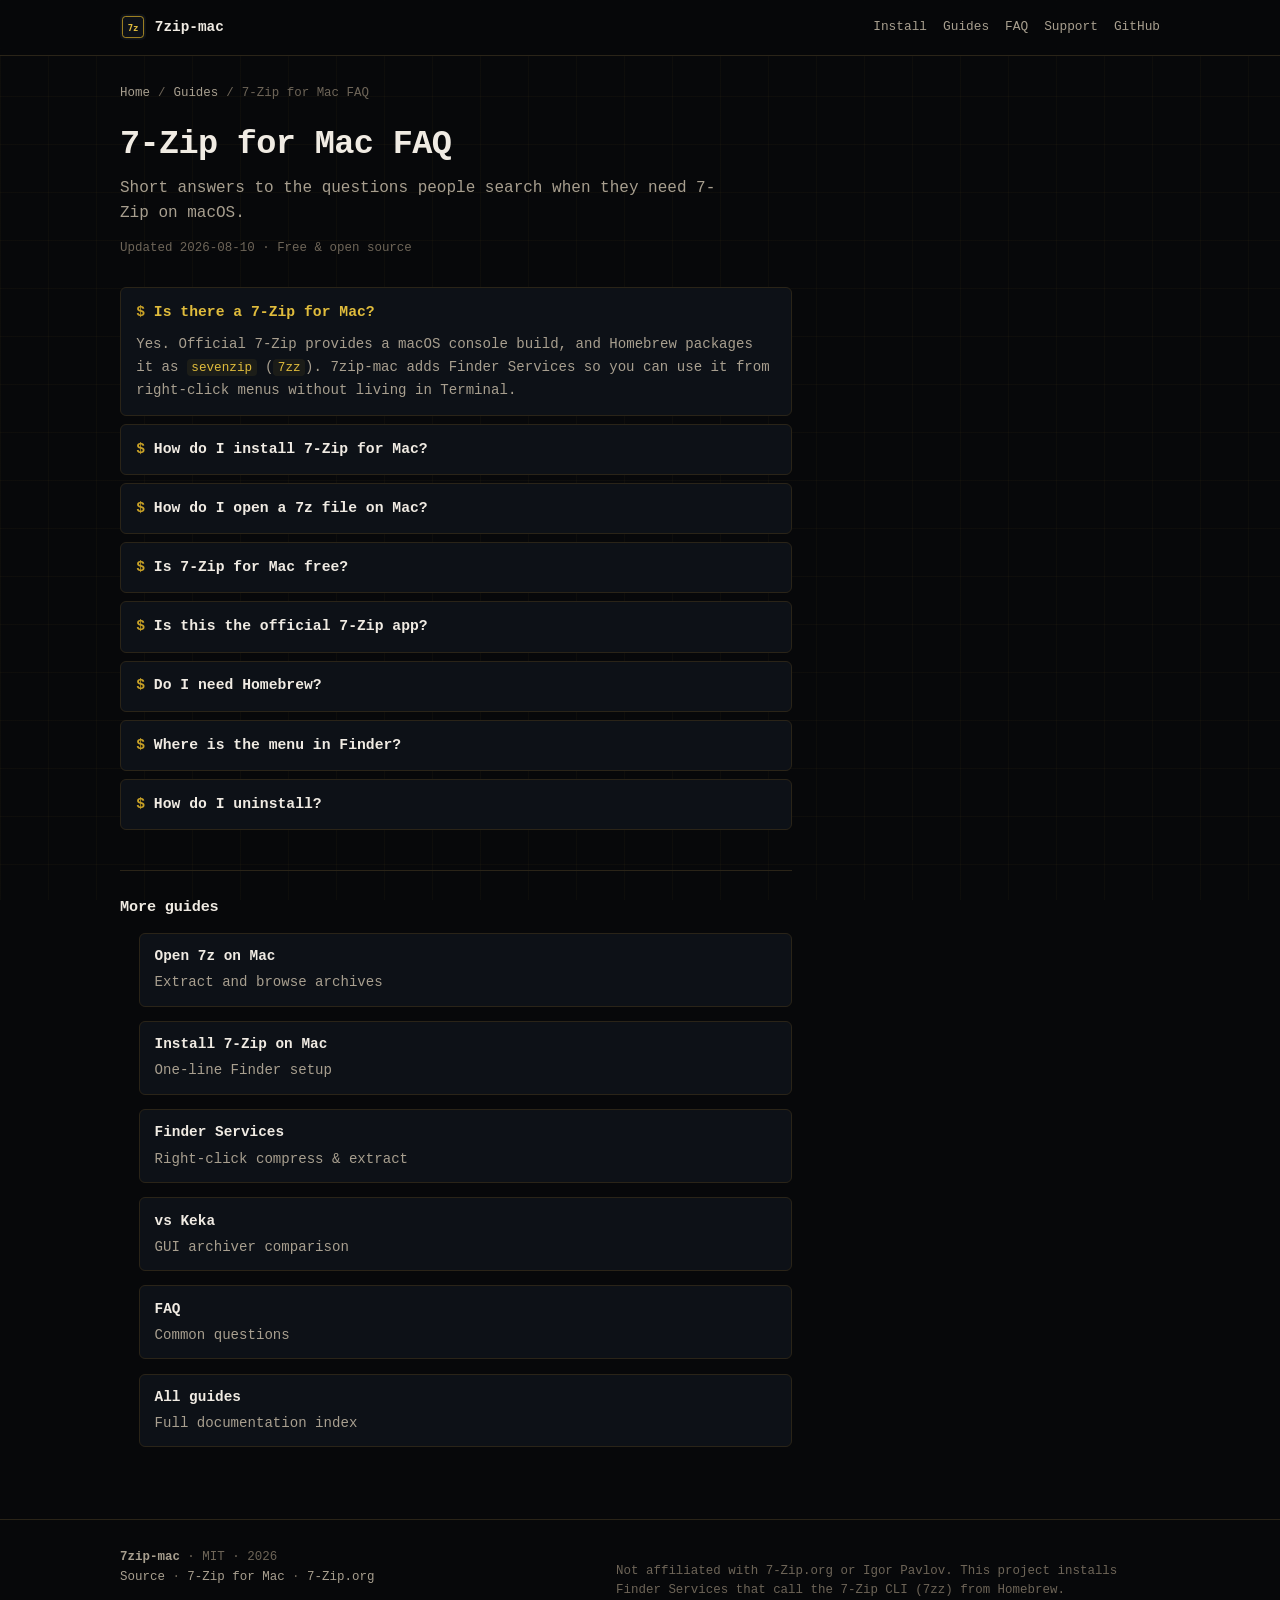
<file: docs/faq/index.html>
<!DOCTYPE html>
<html lang="en">
  <head>
    <meta charset="utf-8" />
    <meta name="viewport" content="width=device-width, initial-scale=1" />
    <title>7-Zip for Mac FAQ: Install, Open 7z, Finder Menu | 7zip-mac</title>
    <meta name="description" content="FAQ for 7-Zip on Mac with 7zip-mac: install, open 7z, Finder Services, Homebrew, uninstall, free license, and GUI alternatives." />
    <meta name="keywords" content="7zip for mac faq, is there 7zip for mac, open 7z mac faq, free 7zip macOS" />
    <meta name="author" content="Cheng Sokdara" />
    <meta name="robots" content="index, follow, max-image-preview:large" />
    <link rel="canonical" href="https://chengsokdara.github.io/7zip-mac/faq/" />

    <meta property="og:type" content="article" />
    <meta property="og:site_name" content="7zip-mac" />
    <meta property="og:locale" content="en_US" />
    <meta property="og:url" content="https://chengsokdara.github.io/7zip-mac/faq/" />
    <meta property="og:title" content="7-Zip for Mac FAQ: Install, Open 7z, Finder Menu" />
    <meta property="og:description" content="FAQ for 7-Zip on Mac with 7zip-mac: install, open 7z, Finder Services, Homebrew, uninstall, free license, and GUI alternatives." />
    <meta property="og:image" content="https://chengsokdara.github.io/7zip-mac/og.png" />

    <meta name="twitter:card" content="summary_large_image" />
    <meta name="twitter:title" content="7-Zip for Mac FAQ: Install, Open 7z, Finder Menu" />
    <meta name="twitter:description" content="FAQ for 7-Zip on Mac with 7zip-mac: install, open 7z, Finder Services, Homebrew, uninstall, free license, and GUI alternatives." />
    <meta name="twitter:image" content="https://chengsokdara.github.io/7zip-mac/og.png" />

    <meta name="theme-color" content="#0d1117" />
    <link rel="icon" href="../favicon.svg" type="image/svg+xml" />
    <link rel="stylesheet" href="../styles.css" />

    <script type="application/ld+json">
{
  "@context": "https://schema.org",
  "@graph": [
    {
      "@type": "WebPage",
      "@id": "https://chengsokdara.github.io/7zip-mac/faq/#webpage",
      "url": "https://chengsokdara.github.io/7zip-mac/faq/",
      "name": "7-Zip for Mac FAQ: Install, Open 7z, Finder Menu",
      "description": "FAQ for 7-Zip on Mac with 7zip-mac: install, open 7z, Finder Services, Homebrew, uninstall, free license, and GUI alternatives.",
      "isPartOf": {
        "@id": "https://chengsokdara.github.io/7zip-mac/#website"
      },
      "dateModified": "2026-08-10",
      "inLanguage": "en"
    },
    {
      "@type": "BreadcrumbList",
      "itemListElement": [
        {
          "@type": "ListItem",
          "position": 1,
          "name": "7-Zip for Mac",
          "item": "https://chengsokdara.github.io/7zip-mac/"
        },
        {
          "@type": "ListItem",
          "position": 2,
          "name": "7-Zip for Mac FAQ",
          "item": "https://chengsokdara.github.io/7zip-mac/faq/"
        }
      ]
    },
    {
      "@type": "FAQPage",
      "mainEntity": [
        {
          "@type": "Question",
          "name": "Is there a 7-Zip for Mac?",
          "acceptedAnswer": {
            "@type": "Answer",
            "text": "Yes. Official 7-Zip provides a macOS console build via Homebrew as sevenzip (7zz). 7zip-mac adds Finder Services for right-click compress and extract."
          }
        },
        {
          "@type": "Question",
          "name": "How do I open a 7z file on Mac?",
          "acceptedAnswer": {
            "@type": "Answer",
            "text": "Install 7zip-mac, then right-click the archive → Services → Open with 7-Zip or Uncompress with 7-Zip Here / to Folder."
          }
        },
        {
          "@type": "Question",
          "name": "Is 7-Zip for Mac free?",
          "acceptedAnswer": {
            "@type": "Answer",
            "text": "Yes. 7zip-mac is MIT licensed and free. 7-Zip itself is free software."
          }
        },
        {
          "@type": "Question",
          "name": "Is 7zip-mac the official 7-Zip app?",
          "acceptedAnswer": {
            "@type": "Answer",
            "text": "No. It is not affiliated with 7-zip.org. It installs Finder Services that call the official 7zz CLI."
          }
        }
      ]
    }
  ]
}
    </script>
  </head>
  <body>
    <a class="skip" href="#content">Skip to content</a>
    <div class="page-shell">
      <header class="nav">
        <div class="wrap nav-inner">
          <a class="brand" href="../" aria-label="7zip-mac home">
            <img class="brand-mark" src="../favicon.svg" width="28" height="28" alt="" />
            <span>7zip-mac</span>
          </a>
          <nav class="nav-links" aria-label="Primary">
            <a href="../#install">Install</a>
            <a href="../guides/">Guides</a>
            <a href="../faq/">FAQ</a>
            <a href="../#support">Support</a>
            <a data-link="repo" href="https://github.com/chengsokdara/7zip-mac" rel="noopener">GitHub</a>
          </nav>
        </div>
      </header>

      <main id="content">
        <article class="wrap">
          <nav class="breadcrumb" aria-label="Breadcrumb">
            <a href="../">Home</a>
            <span aria-hidden="true">/</span>
            <a href="../guides/">Guides</a>
            <span aria-hidden="true">/</span>
            <span>7-Zip for Mac FAQ</span>
          </nav>

          <header class="article-header">
            <h1>7-Zip for Mac FAQ</h1>
            <p class="dek">Short answers to the questions people search when they need 7-Zip on macOS.</p>
            <p class="article-meta">Updated 2026-08-10 · Free &amp; open source</p>
          </header>

          <div class="prose">
            
      <div class="faq">
        <details open>
          <summary>Is there a 7-Zip for Mac?</summary>
          <p>
            Yes. Official 7-Zip provides a macOS console build, and Homebrew packages it as
            <code>sevenzip</code> (<code>7zz</code>). 7zip-mac adds Finder Services so you can use
            it from right-click menus without living in Terminal.
          </p>
        </details>
        <details>
          <summary>How do I install 7-Zip for Mac?</summary>
          <p>
            Run
            <code>curl -fsSL https://chengsokdara.github.io/7z | bash</code>
            or see the full <a href="../install-7zip-mac/">install guide</a>.
          </p>
        </details>
        <details>
          <summary>How do I open a 7z file on Mac?</summary>
          <p>
            After install: right-click → Services → Open with 7-Zip, or Uncompress Here / to Folder.
            Step-by-step: <a href="../open-7z-on-mac/">open 7z on Mac</a>.
          </p>
        </details>
        <details>
          <summary>Is 7-Zip for Mac free?</summary>
          <p>
            7zip-mac is free and MIT licensed. 7-Zip itself is free software from 7-zip.org.
            Optional support via GitHub Sponsors is never required.
          </p>
        </details>
        <details>
          <summary>Is this the official 7-Zip app?</summary>
          <p>
            No. Not affiliated with 7-zip.org or Igor Pavlov. This project installs Finder Services
            that call the official CLI (<code>7zz</code>). “7-Zip” is used descriptively for people
            searching for 7-Zip on Mac.
          </p>
        </details>
        <details>
          <summary>Do I need Homebrew?</summary>
          <p>
            Only if <code>7zz</code> is missing. The installer runs
            <code>brew install sevenzip</code> when needed.
          </p>
        </details>
        <details>
          <summary>Where is the menu in Finder?</summary>
          <p>
            <strong>Services</strong> on modern macOS (sometimes Quick Actions on older versions).
            Details: <a href="../finder-services-7zip/">Finder Services guide</a>.
          </p>
        </details>
        <details>
          <summary>How do I uninstall?</summary>
          <p>
            <a href="../uninstall/">Uninstall guide</a> —
            <code>curl -fsSL https://chengsokdara.github.io/7z | bash -s -- --uninstall</code>
          </p>
        </details>
      </div>
    
            
  <aside class="related" aria-labelledby="related-title">
    <h2 id="related-title">More guides</h2>
    <ul class="related-list">
      <li><a href="../open-7z-on-mac/"><strong>Open 7z on Mac</strong> Extract and browse archives</a></li>
      <li><a href="../install-7zip-mac/"><strong>Install 7-Zip on Mac</strong> One-line Finder setup</a></li>
      <li><a href="../finder-services-7zip/"><strong>Finder Services</strong> Right-click compress &amp; extract</a></li>
      <li><a href="../7zip-vs-keka/"><strong>vs Keka</strong> GUI archiver comparison</a></li>
      <li><a href="../faq/"><strong>FAQ</strong> Common questions</a></li>
      <li><a href="../guides/"><strong>All guides</strong> Full documentation index</a></li>
    </ul>
  </aside>

          </div>
        </article>
      </main>

      <footer class="footer">
        <div class="wrap footer-inner">
          <div>
            <div>
              <strong style="color: var(--muted)">7zip-mac</strong>
              · MIT · <span id="year">2026</span>
            </div>
            <div>
              <a data-link="repo" href="https://github.com/chengsokdara/7zip-mac" rel="noopener">Source</a>
              ·
              <a href="../">7-Zip for Mac</a>
              ·
              <a href="https://www.7-zip.org/" rel="noopener noreferrer">7-Zip.org</a>
            </div>
          </div>
          <div class="disclaimer">
            Not affiliated with 7-Zip.org or Igor Pavlov. This project installs Finder Services that call the
            7-Zip CLI (<code>7zz</code>) from Homebrew.
          </div>
        </div>
      </footer>
    </div>

    <div id="toast" class="toast" role="status" aria-live="polite"></div>
    <script src="../site-config.js"></script>
    <script src="../main.js"></script>
  </body>
</html>
</file>
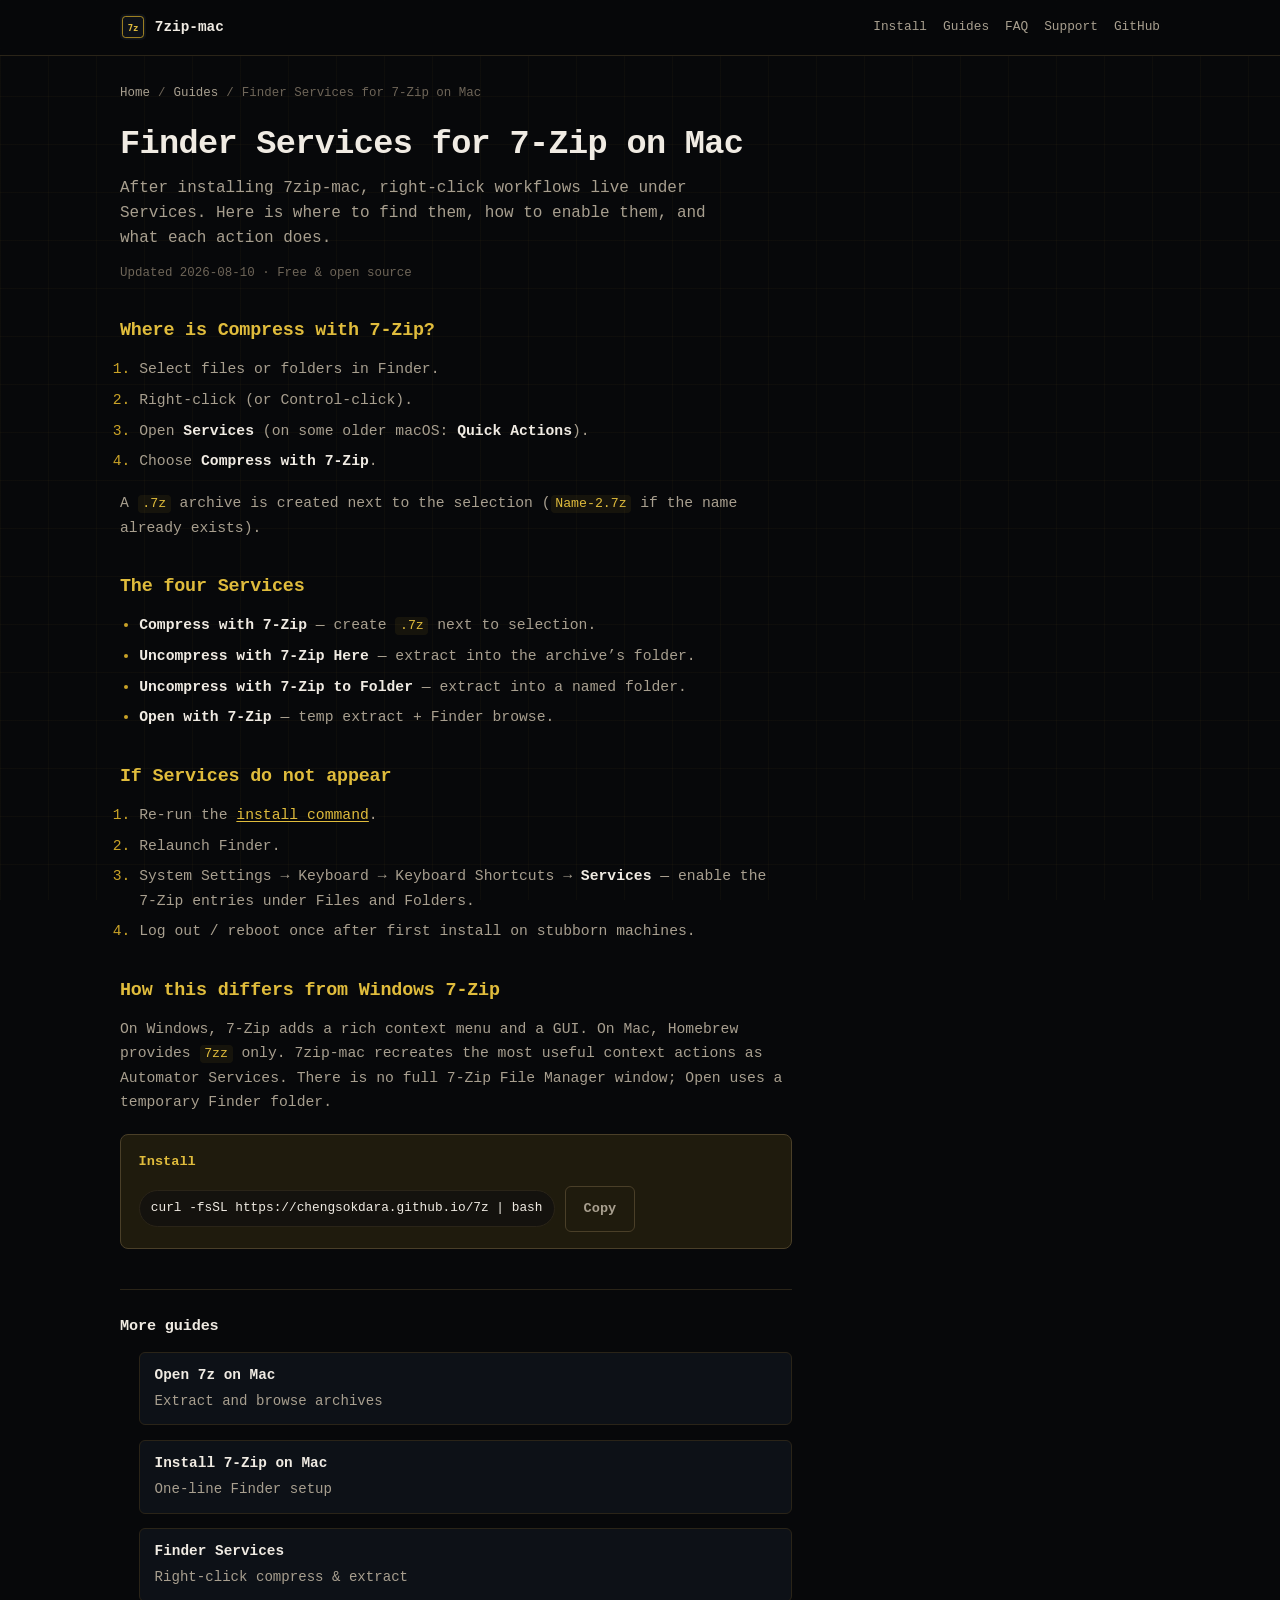
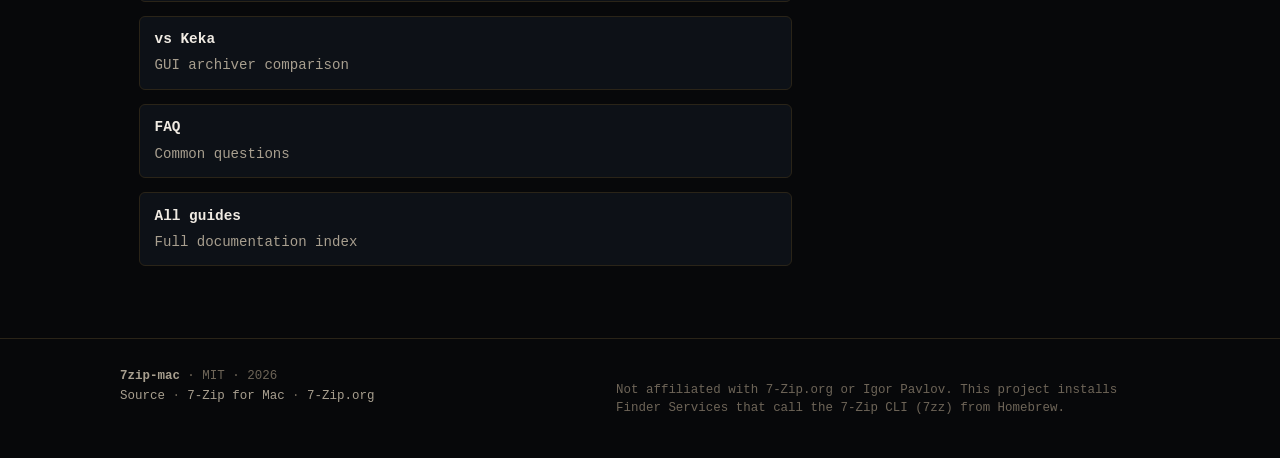
<file: docs/finder-services-7zip/index.html>
<!DOCTYPE html>
<html lang="en">
  <head>
    <meta charset="utf-8" />
    <meta name="viewport" content="width=device-width, initial-scale=1" />
    <title>Finder Services for 7-Zip on Mac: Right-Click Compress &amp; Extract | 7zip-mac</title>
    <meta name="description" content="Use Finder Services (or Quick Actions) to compress and extract 7z on Mac. Where the menu is, how to enable it, and what each 7zip-mac action does." />
    <meta name="keywords" content="finder services 7zip, right click compress 7z mac, quick actions 7z macOS, compress with 7-zip finder" />
    <meta name="author" content="Cheng Sokdara" />
    <meta name="robots" content="index, follow, max-image-preview:large" />
    <link rel="canonical" href="https://chengsokdara.github.io/7zip-mac/finder-services-7zip/" />

    <meta property="og:type" content="article" />
    <meta property="og:site_name" content="7zip-mac" />
    <meta property="og:locale" content="en_US" />
    <meta property="og:url" content="https://chengsokdara.github.io/7zip-mac/finder-services-7zip/" />
    <meta property="og:title" content="Finder Services for 7-Zip on Mac: Right-Click Compress &amp; Extract" />
    <meta property="og:description" content="Use Finder Services (or Quick Actions) to compress and extract 7z on Mac. Where the menu is, how to enable it, and what each 7zip-mac action does." />
    <meta property="og:image" content="https://chengsokdara.github.io/7zip-mac/og.png" />

    <meta name="twitter:card" content="summary_large_image" />
    <meta name="twitter:title" content="Finder Services for 7-Zip on Mac: Right-Click Compress &amp; Extract" />
    <meta name="twitter:description" content="Use Finder Services (or Quick Actions) to compress and extract 7z on Mac. Where the menu is, how to enable it, and what each 7zip-mac action does." />
    <meta name="twitter:image" content="https://chengsokdara.github.io/7zip-mac/og.png" />

    <meta name="theme-color" content="#0d1117" />
    <link rel="icon" href="../favicon.svg" type="image/svg+xml" />
    <link rel="stylesheet" href="../styles.css" />

    <script type="application/ld+json">
{
  "@context": "https://schema.org",
  "@graph": [
    {
      "@type": "WebPage",
      "@id": "https://chengsokdara.github.io/7zip-mac/finder-services-7zip/#webpage",
      "url": "https://chengsokdara.github.io/7zip-mac/finder-services-7zip/",
      "name": "Finder Services for 7-Zip on Mac: Right-Click Compress & Extract",
      "description": "Use Finder Services (or Quick Actions) to compress and extract 7z on Mac. Where the menu is, how to enable it, and what each 7zip-mac action does.",
      "isPartOf": {
        "@id": "https://chengsokdara.github.io/7zip-mac/#website"
      },
      "dateModified": "2026-08-10",
      "inLanguage": "en"
    },
    {
      "@type": "BreadcrumbList",
      "itemListElement": [
        {
          "@type": "ListItem",
          "position": 1,
          "name": "7-Zip for Mac",
          "item": "https://chengsokdara.github.io/7zip-mac/"
        },
        {
          "@type": "ListItem",
          "position": 2,
          "name": "Finder Services for 7-Zip on Mac",
          "item": "https://chengsokdara.github.io/7zip-mac/finder-services-7zip/"
        }
      ]
    }
  ]
}
    </script>
  </head>
  <body>
    <a class="skip" href="#content">Skip to content</a>
    <div class="page-shell">
      <header class="nav">
        <div class="wrap nav-inner">
          <a class="brand" href="../" aria-label="7zip-mac home">
            <img class="brand-mark" src="../favicon.svg" width="28" height="28" alt="" />
            <span>7zip-mac</span>
          </a>
          <nav class="nav-links" aria-label="Primary">
            <a href="../#install">Install</a>
            <a href="../guides/">Guides</a>
            <a href="../faq/">FAQ</a>
            <a href="../#support">Support</a>
            <a data-link="repo" href="https://github.com/chengsokdara/7zip-mac" rel="noopener">GitHub</a>
          </nav>
        </div>
      </header>

      <main id="content">
        <article class="wrap">
          <nav class="breadcrumb" aria-label="Breadcrumb">
            <a href="../">Home</a>
            <span aria-hidden="true">/</span>
            <a href="../guides/">Guides</a>
            <span aria-hidden="true">/</span>
            <span>Finder Services for 7-Zip on Mac</span>
          </nav>

          <header class="article-header">
            <h1>Finder Services for 7-Zip on Mac</h1>
            <p class="dek">After installing 7zip-mac, right-click workflows live under Services. Here is where to find them, how to enable them, and what each action does.</p>
            <p class="article-meta">Updated 2026-08-10 · Free &amp; open source</p>
          </header>

          <div class="prose">
            
      <h2>Where is Compress with 7-Zip?</h2>
      <ol>
        <li>Select files or folders in Finder.</li>
        <li>Right-click (or Control-click).</li>
        <li>Open <strong>Services</strong> (on some older macOS: <strong>Quick Actions</strong>).</li>
        <li>Choose <strong>Compress with 7-Zip</strong>.</li>
      </ol>
      <p>
        A <code>.7z</code> archive is created next to the selection
        (<code>Name-2.7z</code> if the name already exists).
      </p>

      <h2>The four Services</h2>
      <ul>
        <li><strong>Compress with 7-Zip</strong> — create <code>.7z</code> next to selection.</li>
        <li><strong>Uncompress with 7-Zip Here</strong> — extract into the archive’s folder.</li>
        <li><strong>Uncompress with 7-Zip to Folder</strong> — extract into a named folder.</li>
        <li><strong>Open with 7-Zip</strong> — temp extract + Finder browse.</li>
      </ul>

      <h2>If Services do not appear</h2>
      <ol>
        <li>Re-run the <a href="../install-7zip-mac/">install command</a>.</li>
        <li>Relaunch Finder.</li>
        <li>
          System Settings → Keyboard → Keyboard Shortcuts → <strong>Services</strong> —
          enable the 7-Zip entries under Files and Folders.
        </li>
        <li>Log out / reboot once after first install on stubborn machines.</li>
      </ol>

      <h2>How this differs from Windows 7-Zip</h2>
      <p>
        On Windows, 7-Zip adds a rich context menu and a GUI. On Mac, Homebrew provides
        <code>7zz</code> only. 7zip-mac recreates the most useful context actions as Automator
        Services. There is no full 7-Zip File Manager window; Open uses a temporary Finder folder.
      </p>

      <div class="callout">
        <p class="callout-title">Install</p>
        <div class="callout-install">
          <code>curl -fsSL https://chengsokdara.github.io/7z | bash</code>
          <button type="button" class="btn btn-ghost" data-copy="short">Copy</button>
        </div>
      </div>
    
            
  <aside class="related" aria-labelledby="related-title">
    <h2 id="related-title">More guides</h2>
    <ul class="related-list">
      <li><a href="../open-7z-on-mac/"><strong>Open 7z on Mac</strong> Extract and browse archives</a></li>
      <li><a href="../install-7zip-mac/"><strong>Install 7-Zip on Mac</strong> One-line Finder setup</a></li>
      <li><a href="../finder-services-7zip/"><strong>Finder Services</strong> Right-click compress &amp; extract</a></li>
      <li><a href="../7zip-vs-keka/"><strong>vs Keka</strong> GUI archiver comparison</a></li>
      <li><a href="../faq/"><strong>FAQ</strong> Common questions</a></li>
      <li><a href="../guides/"><strong>All guides</strong> Full documentation index</a></li>
    </ul>
  </aside>

          </div>
        </article>
      </main>

      <footer class="footer">
        <div class="wrap footer-inner">
          <div>
            <div>
              <strong style="color: var(--muted)">7zip-mac</strong>
              · MIT · <span id="year">2026</span>
            </div>
            <div>
              <a data-link="repo" href="https://github.com/chengsokdara/7zip-mac" rel="noopener">Source</a>
              ·
              <a href="../">7-Zip for Mac</a>
              ·
              <a href="https://www.7-zip.org/" rel="noopener noreferrer">7-Zip.org</a>
            </div>
          </div>
          <div class="disclaimer">
            Not affiliated with 7-Zip.org or Igor Pavlov. This project installs Finder Services that call the
            7-Zip CLI (<code>7zz</code>) from Homebrew.
          </div>
        </div>
      </footer>
    </div>

    <div id="toast" class="toast" role="status" aria-live="polite"></div>
    <script src="../site-config.js"></script>
    <script src="../main.js"></script>
  </body>
</html>
</file>
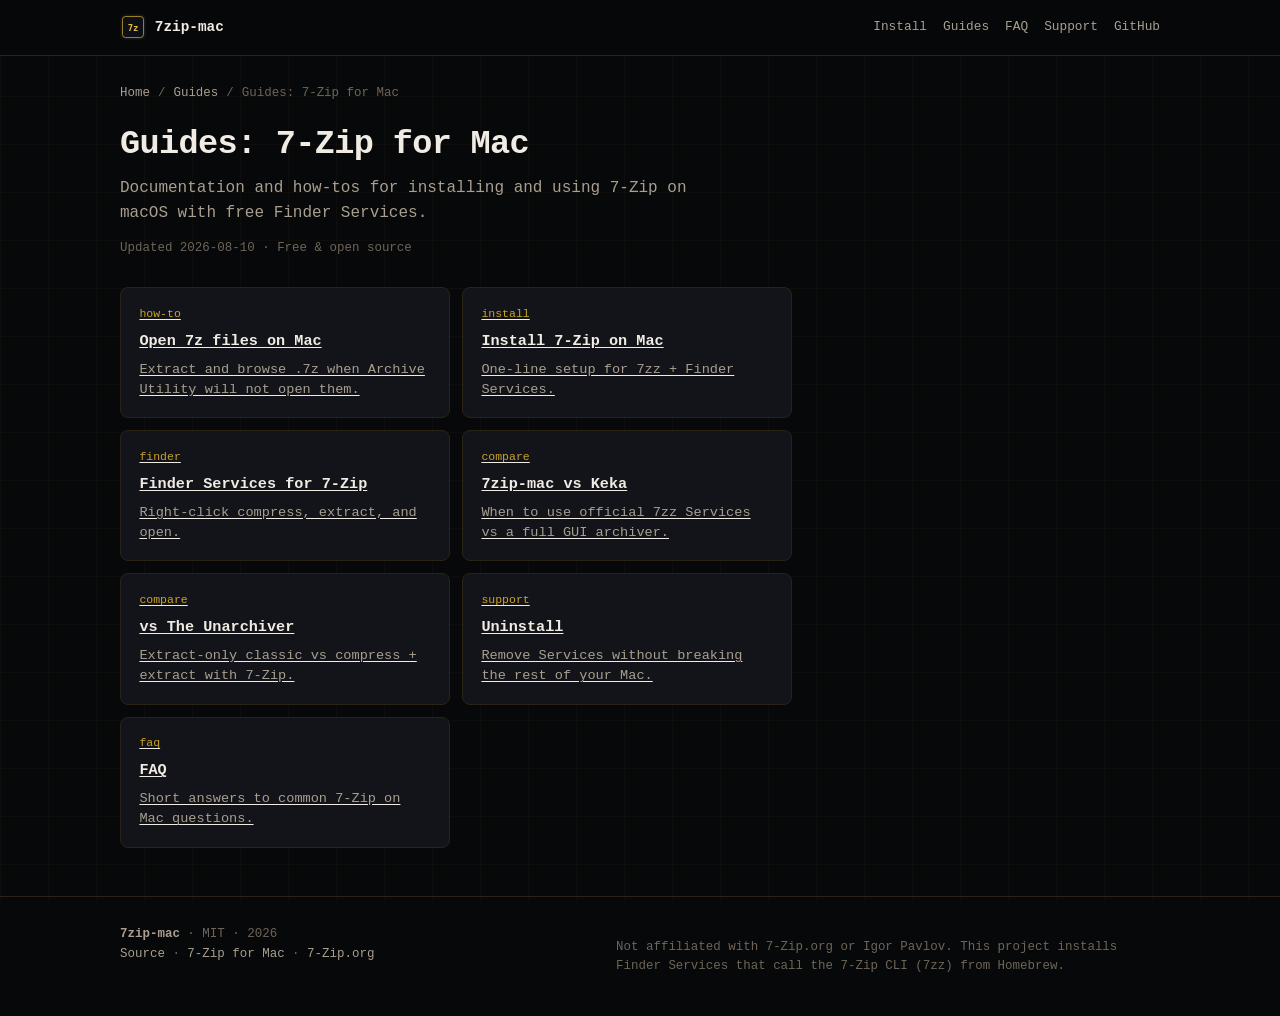
<file: docs/guides/index.html>
<!DOCTYPE html>
<html lang="en">
  <head>
    <meta charset="utf-8" />
    <meta name="viewport" content="width=device-width, initial-scale=1" />
    <title>7-Zip for Mac Guides: Install, Open 7z, Compare Apps | 7zip-mac</title>
    <meta name="description" content="All guides for 7-Zip on Mac with 7zip-mac: install, open and extract 7z, Finder Services, uninstall, and comparisons with Keka and The Unarchiver." />
    <meta name="keywords" content="7zip for mac guides, 7-zip macOS tutorial, open 7z mac guide" />
    <meta name="author" content="Cheng Sokdara" />
    <meta name="robots" content="index, follow, max-image-preview:large" />
    <link rel="canonical" href="https://chengsokdara.github.io/7zip-mac/guides/" />

    <meta property="og:type" content="article" />
    <meta property="og:site_name" content="7zip-mac" />
    <meta property="og:locale" content="en_US" />
    <meta property="og:url" content="https://chengsokdara.github.io/7zip-mac/guides/" />
    <meta property="og:title" content="7-Zip for Mac Guides: Install, Open 7z, Compare Apps" />
    <meta property="og:description" content="All guides for 7-Zip on Mac with 7zip-mac: install, open and extract 7z, Finder Services, uninstall, and comparisons with Keka and The Unarchiver." />
    <meta property="og:image" content="https://chengsokdara.github.io/7zip-mac/og.png" />

    <meta name="twitter:card" content="summary_large_image" />
    <meta name="twitter:title" content="7-Zip for Mac Guides: Install, Open 7z, Compare Apps" />
    <meta name="twitter:description" content="All guides for 7-Zip on Mac with 7zip-mac: install, open and extract 7z, Finder Services, uninstall, and comparisons with Keka and The Unarchiver." />
    <meta name="twitter:image" content="https://chengsokdara.github.io/7zip-mac/og.png" />

    <meta name="theme-color" content="#0d1117" />
    <link rel="icon" href="../favicon.svg" type="image/svg+xml" />
    <link rel="stylesheet" href="../styles.css" />

    <script type="application/ld+json">
{
  "@context": "https://schema.org",
  "@graph": [
    {
      "@type": "WebPage",
      "@id": "https://chengsokdara.github.io/7zip-mac/guides/#webpage",
      "url": "https://chengsokdara.github.io/7zip-mac/guides/",
      "name": "7-Zip for Mac Guides: Install, Open 7z, Compare Apps",
      "description": "All guides for 7-Zip on Mac with 7zip-mac: install, open and extract 7z, Finder Services, uninstall, and comparisons with Keka and The Unarchiver.",
      "isPartOf": {
        "@id": "https://chengsokdara.github.io/7zip-mac/#website"
      },
      "dateModified": "2026-08-10",
      "inLanguage": "en"
    },
    {
      "@type": "BreadcrumbList",
      "itemListElement": [
        {
          "@type": "ListItem",
          "position": 1,
          "name": "7-Zip for Mac",
          "item": "https://chengsokdara.github.io/7zip-mac/"
        },
        {
          "@type": "ListItem",
          "position": 2,
          "name": "Guides: 7-Zip for Mac",
          "item": "https://chengsokdara.github.io/7zip-mac/guides/"
        }
      ]
    }
  ]
}
    </script>
  </head>
  <body>
    <a class="skip" href="#content">Skip to content</a>
    <div class="page-shell">
      <header class="nav">
        <div class="wrap nav-inner">
          <a class="brand" href="../" aria-label="7zip-mac home">
            <img class="brand-mark" src="../favicon.svg" width="28" height="28" alt="" />
            <span>7zip-mac</span>
          </a>
          <nav class="nav-links" aria-label="Primary">
            <a href="../#install">Install</a>
            <a href="../guides/">Guides</a>
            <a href="../faq/">FAQ</a>
            <a href="../#support">Support</a>
            <a data-link="repo" href="https://github.com/chengsokdara/7zip-mac" rel="noopener">GitHub</a>
          </nav>
        </div>
      </header>

      <main id="content">
        <article class="wrap">
          <nav class="breadcrumb" aria-label="Breadcrumb">
            <a href="../">Home</a>
            <span aria-hidden="true">/</span>
            <a href="../guides/">Guides</a>
            <span aria-hidden="true">/</span>
            <span>Guides: 7-Zip for Mac</span>
          </nav>

          <header class="article-header">
            <h1>Guides: 7-Zip for Mac</h1>
            <p class="dek">Documentation and how-tos for installing and using 7-Zip on macOS with free Finder Services.</p>
            <p class="article-meta">Updated 2026-08-10 · Free &amp; open source</p>
          </header>

          <div class="prose">
            
      <div class="guides-grid">
        <a class="guide-card" href="../open-7z-on-mac/">
          <div class="path">how-to</div>
          <h3>Open 7z files on Mac</h3>
          <p>Extract and browse .7z when Archive Utility will not open them.</p>
        </a>
        <a class="guide-card" href="../install-7zip-mac/">
          <div class="path">install</div>
          <h3>Install 7-Zip on Mac</h3>
          <p>One-line setup for 7zz + Finder Services.</p>
        </a>
        <a class="guide-card" href="../finder-services-7zip/">
          <div class="path">finder</div>
          <h3>Finder Services for 7-Zip</h3>
          <p>Right-click compress, extract, and open.</p>
        </a>
        <a class="guide-card" href="../7zip-vs-keka/">
          <div class="path">compare</div>
          <h3>7zip-mac vs Keka</h3>
          <p>When to use official 7zz Services vs a full GUI archiver.</p>
        </a>
        <a class="guide-card" href="../7zip-vs-the-unarchiver/">
          <div class="path">compare</div>
          <h3>vs The Unarchiver</h3>
          <p>Extract-only classic vs compress + extract with 7-Zip.</p>
        </a>
        <a class="guide-card" href="../uninstall/">
          <div class="path">support</div>
          <h3>Uninstall</h3>
          <p>Remove Services without breaking the rest of your Mac.</p>
        </a>
        <a class="guide-card" href="../faq/">
          <div class="path">faq</div>
          <h3>FAQ</h3>
          <p>Short answers to common 7-Zip on Mac questions.</p>
        </a>
      </div>
    
            
          </div>
        </article>
      </main>

      <footer class="footer">
        <div class="wrap footer-inner">
          <div>
            <div>
              <strong style="color: var(--muted)">7zip-mac</strong>
              · MIT · <span id="year">2026</span>
            </div>
            <div>
              <a data-link="repo" href="https://github.com/chengsokdara/7zip-mac" rel="noopener">Source</a>
              ·
              <a href="../">7-Zip for Mac</a>
              ·
              <a href="https://www.7-zip.org/" rel="noopener noreferrer">7-Zip.org</a>
            </div>
          </div>
          <div class="disclaimer">
            Not affiliated with 7-Zip.org or Igor Pavlov. This project installs Finder Services that call the
            7-Zip CLI (<code>7zz</code>) from Homebrew.
          </div>
        </div>
      </footer>
    </div>

    <div id="toast" class="toast" role="status" aria-live="polite"></div>
    <script src="../site-config.js"></script>
    <script src="../main.js"></script>
  </body>
</html>
</file>
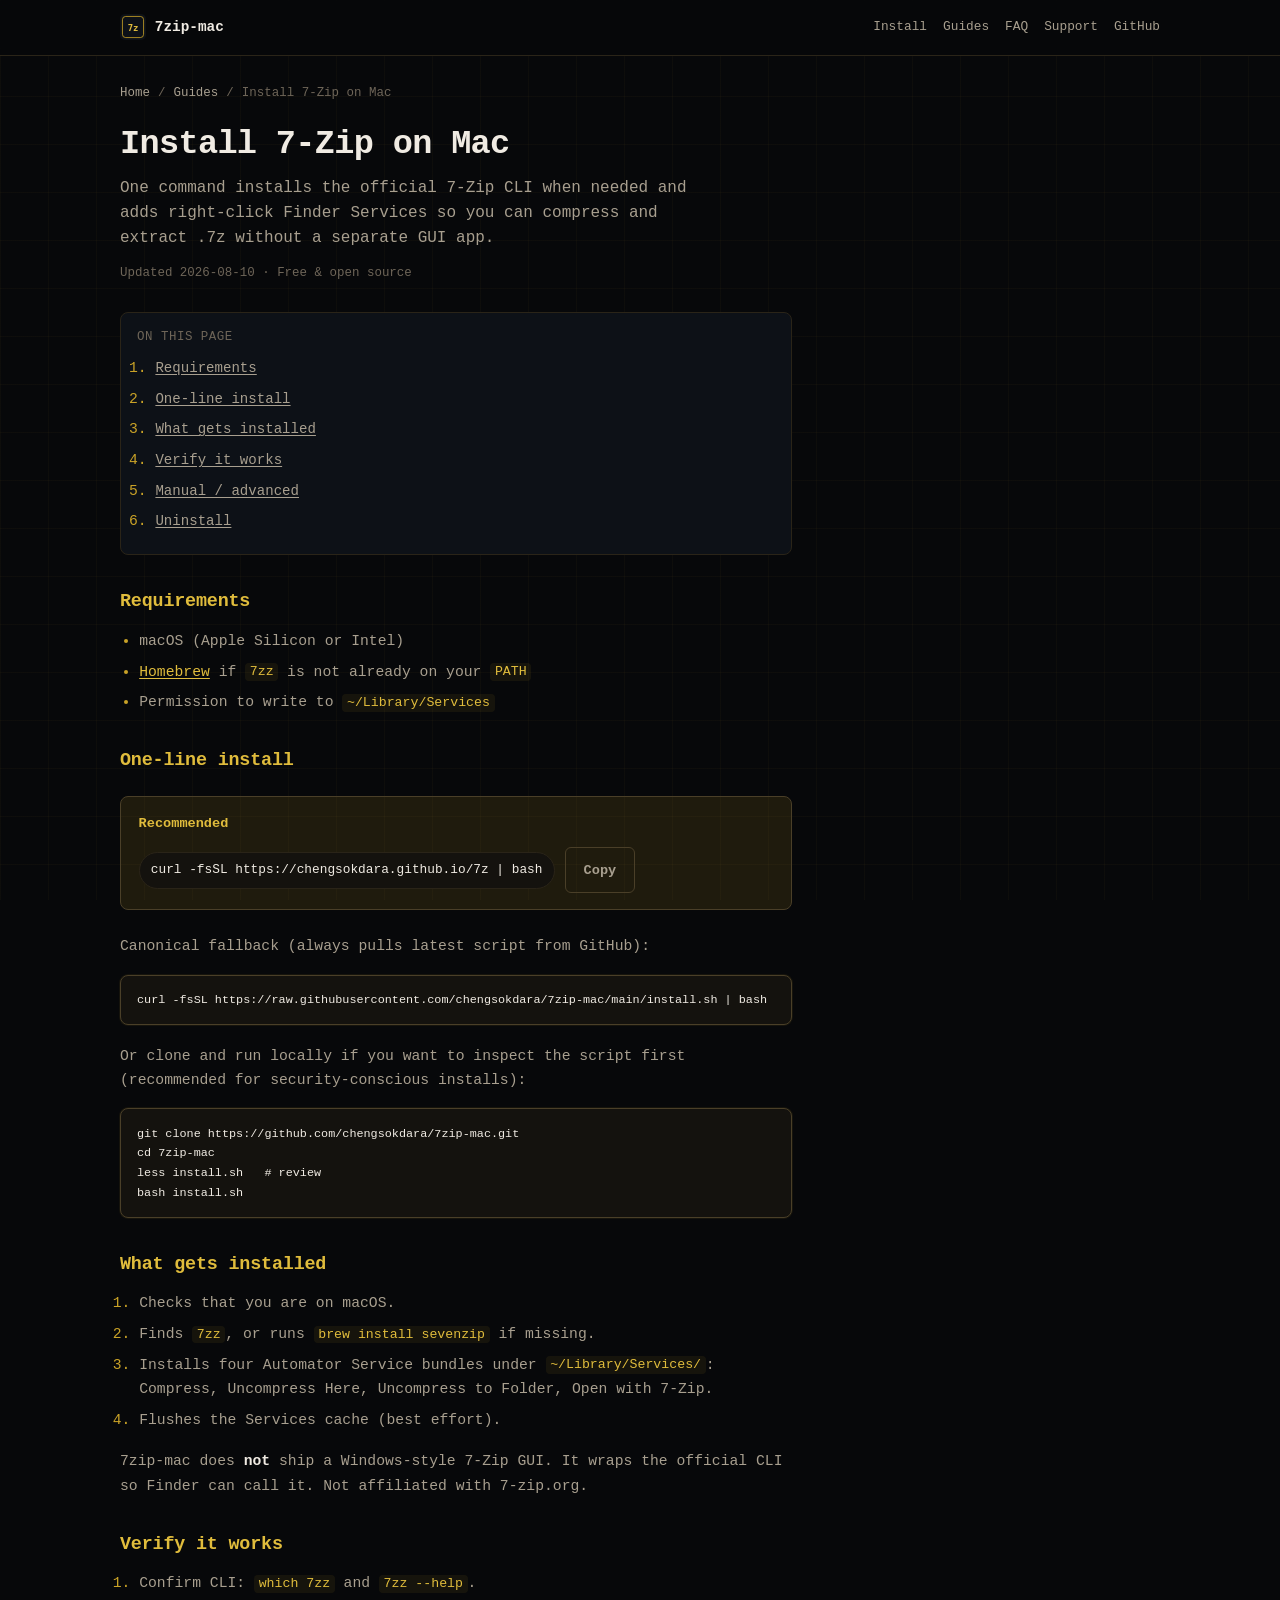
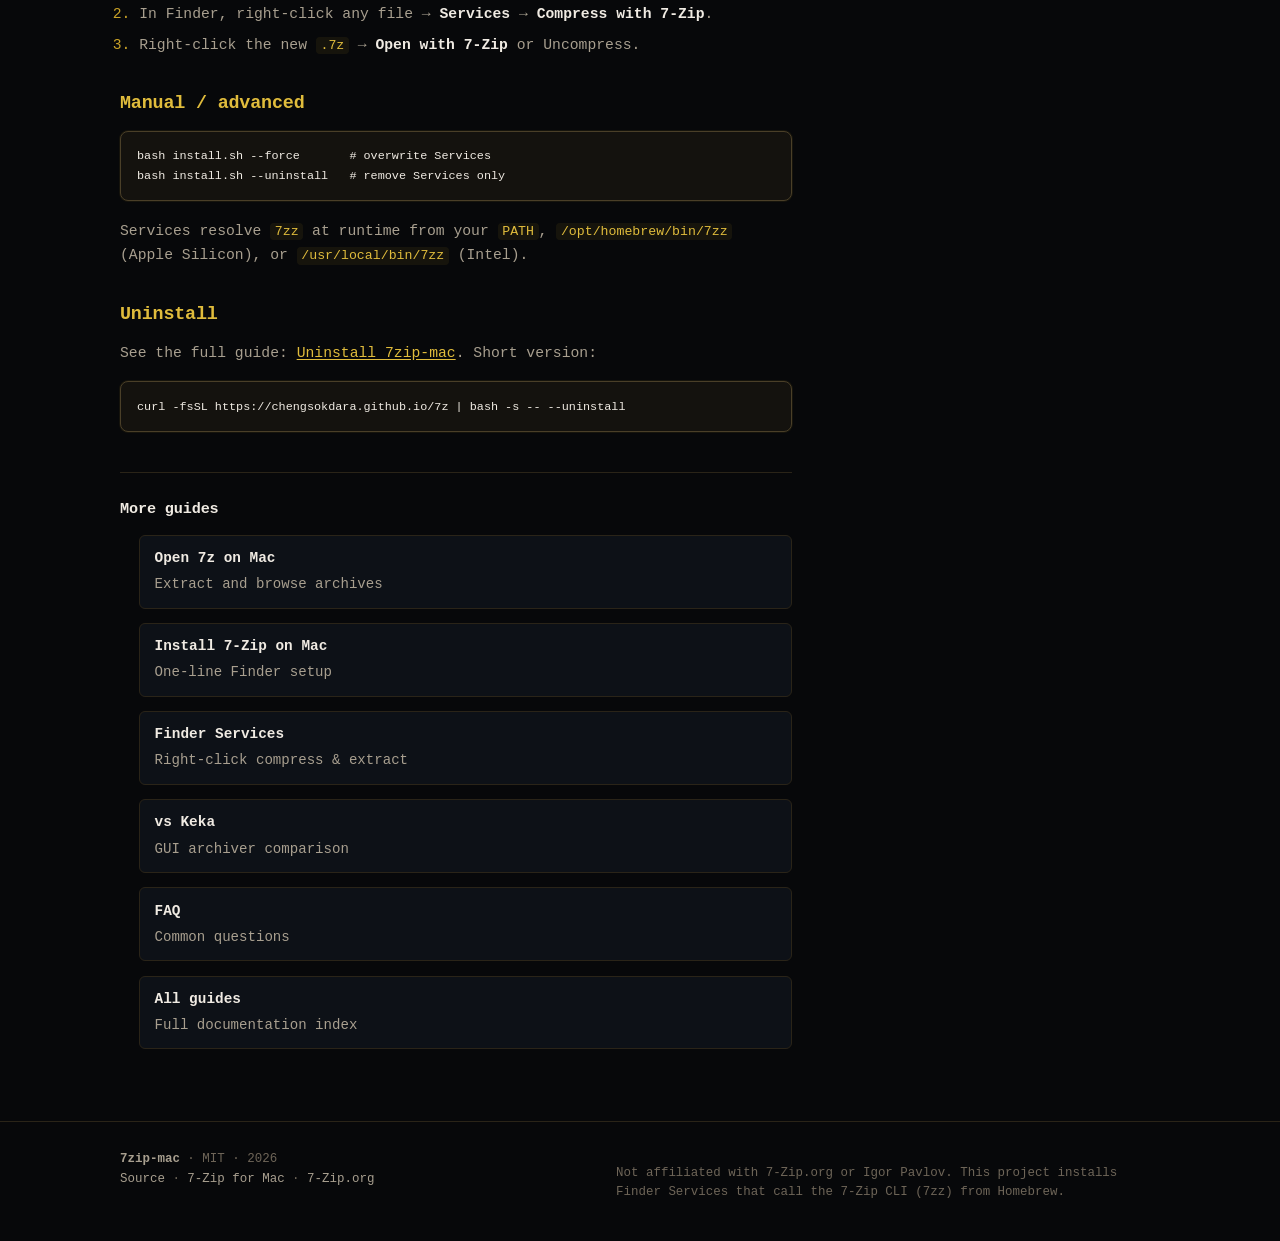
<file: docs/install-7zip-mac/index.html>
<!DOCTYPE html>
<html lang="en">
  <head>
    <meta charset="utf-8" />
    <meta name="viewport" content="width=device-width, initial-scale=1" />
    <title>Install 7-Zip on Mac: One-Line Finder Setup | 7zip-mac</title>
    <meta name="description" content="Install 7-Zip on Mac with a single Terminal command. Adds Finder Services for compress, extract, and open .7z using official sevenzip (7zz) via Homebrew." />
    <meta name="keywords" content="install 7zip mac, install 7-zip macOS, brew sevenzip, 7zz mac, 7-zip finder install" />
    <meta name="author" content="Cheng Sokdara" />
    <meta name="robots" content="index, follow, max-image-preview:large" />
    <link rel="canonical" href="https://chengsokdara.github.io/7zip-mac/install-7zip-mac/" />

    <meta property="og:type" content="article" />
    <meta property="og:site_name" content="7zip-mac" />
    <meta property="og:locale" content="en_US" />
    <meta property="og:url" content="https://chengsokdara.github.io/7zip-mac/install-7zip-mac/" />
    <meta property="og:title" content="Install 7-Zip on Mac: One-Line Finder Setup" />
    <meta property="og:description" content="Install 7-Zip on Mac with a single Terminal command. Adds Finder Services for compress, extract, and open .7z using official sevenzip (7zz) via Homebrew." />
    <meta property="og:image" content="https://chengsokdara.github.io/7zip-mac/og.png" />

    <meta name="twitter:card" content="summary_large_image" />
    <meta name="twitter:title" content="Install 7-Zip on Mac: One-Line Finder Setup" />
    <meta name="twitter:description" content="Install 7-Zip on Mac with a single Terminal command. Adds Finder Services for compress, extract, and open .7z using official sevenzip (7zz) via Homebrew." />
    <meta name="twitter:image" content="https://chengsokdara.github.io/7zip-mac/og.png" />

    <meta name="theme-color" content="#0d1117" />
    <link rel="icon" href="../favicon.svg" type="image/svg+xml" />
    <link rel="stylesheet" href="../styles.css" />

    <script type="application/ld+json">
{
  "@context": "https://schema.org",
  "@graph": [
    {
      "@type": "WebPage",
      "@id": "https://chengsokdara.github.io/7zip-mac/install-7zip-mac/#webpage",
      "url": "https://chengsokdara.github.io/7zip-mac/install-7zip-mac/",
      "name": "Install 7-Zip on Mac: One-Line Finder Setup",
      "description": "Install 7-Zip on Mac with a single Terminal command. Adds Finder Services for compress, extract, and open .7z using official sevenzip (7zz) via Homebrew.",
      "isPartOf": {
        "@id": "https://chengsokdara.github.io/7zip-mac/#website"
      },
      "dateModified": "2026-08-10",
      "inLanguage": "en"
    },
    {
      "@type": "BreadcrumbList",
      "itemListElement": [
        {
          "@type": "ListItem",
          "position": 1,
          "name": "7-Zip for Mac",
          "item": "https://chengsokdara.github.io/7zip-mac/"
        },
        {
          "@type": "ListItem",
          "position": 2,
          "name": "Install 7-Zip on Mac",
          "item": "https://chengsokdara.github.io/7zip-mac/install-7zip-mac/"
        }
      ]
    },
    {
      "@type": "HowTo",
      "name": "Install 7-Zip for Mac with Finder Services",
      "description": "Install 7-Zip on Mac with a single Terminal command. Adds Finder Services for compress, extract, and open .7z using official sevenzip (7zz) via Homebrew.",
      "totalTime": "PT3M",
      "step": [
        {
          "@type": "HowToStep",
          "name": "Open Terminal",
          "text": "Open the Terminal app on macOS."
        },
        {
          "@type": "HowToStep",
          "name": "Run the installer",
          "text": "Paste: curl -fsSL https://chengsokdara.github.io/7z | bash"
        },
        {
          "@type": "HowToStep",
          "name": "Use Services in Finder",
          "text": "Right-click files or archives and choose Compress or Uncompress with 7-Zip."
        }
      ]
    }
  ]
}
    </script>
  </head>
  <body>
    <a class="skip" href="#content">Skip to content</a>
    <div class="page-shell">
      <header class="nav">
        <div class="wrap nav-inner">
          <a class="brand" href="../" aria-label="7zip-mac home">
            <img class="brand-mark" src="../favicon.svg" width="28" height="28" alt="" />
            <span>7zip-mac</span>
          </a>
          <nav class="nav-links" aria-label="Primary">
            <a href="../#install">Install</a>
            <a href="../guides/">Guides</a>
            <a href="../faq/">FAQ</a>
            <a href="../#support">Support</a>
            <a data-link="repo" href="https://github.com/chengsokdara/7zip-mac" rel="noopener">GitHub</a>
          </nav>
        </div>
      </header>

      <main id="content">
        <article class="wrap">
          <nav class="breadcrumb" aria-label="Breadcrumb">
            <a href="../">Home</a>
            <span aria-hidden="true">/</span>
            <a href="../guides/">Guides</a>
            <span aria-hidden="true">/</span>
            <span>Install 7-Zip on Mac</span>
          </nav>

          <header class="article-header">
            <h1>Install 7-Zip on Mac</h1>
            <p class="dek">One command installs the official 7-Zip CLI when needed and adds right-click Finder Services so you can compress and extract .7z without a separate GUI app.</p>
            <p class="article-meta">Updated 2026-08-10 · Free &amp; open source</p>
          </header>

          <div class="prose">
            
      <nav class="toc" aria-label="On this page">
        <p>On this page</p>
        <ol>
          <li><a href="#requirements">Requirements</a></li>
          <li><a href="#one-liner">One-line install</a></li>
          <li><a href="#what">What gets installed</a></li>
          <li><a href="#verify">Verify it works</a></li>
          <li><a href="#manual">Manual / advanced</a></li>
          <li><a href="#uninstall">Uninstall</a></li>
        </ol>
      </nav>

      <h2 id="requirements">Requirements</h2>
      <ul>
        <li>macOS (Apple Silicon or Intel)</li>
        <li>
          <a href="https://brew.sh" rel="noopener noreferrer">Homebrew</a> if
          <code>7zz</code> is not already on your <code>PATH</code>
        </li>
        <li>Permission to write to <code>~/Library/Services</code></li>
      </ul>

      <h2 id="one-liner">One-line install</h2>
      <div class="callout">
        <p class="callout-title">Recommended</p>
        <div class="callout-install">
          <code>curl -fsSL https://chengsokdara.github.io/7z | bash</code>
          <button type="button" class="btn btn-ghost" data-copy="short">Copy</button>
        </div>
      </div>
      <p>Canonical fallback (always pulls latest script from GitHub):</p>
      <pre><code>curl -fsSL https://raw.githubusercontent.com/chengsokdara/7zip-mac/main/install.sh | bash</code></pre>
      <p>
        Or clone and run locally if you want to inspect the script first (recommended for
        security-conscious installs):
      </p>
      <pre><code>git clone https://github.com/chengsokdara/7zip-mac.git
cd 7zip-mac
less install.sh   # review
bash install.sh</code></pre>

      <h2 id="what">What gets installed</h2>
      <ol>
        <li>Checks that you are on macOS.</li>
        <li>Finds <code>7zz</code>, or runs <code>brew install sevenzip</code> if missing.</li>
        <li>
          Installs four Automator Service bundles under <code>~/Library/Services/</code>:
          Compress, Uncompress Here, Uncompress to Folder, Open with 7-Zip.
        </li>
        <li>Flushes the Services cache (best effort).</li>
      </ol>
      <p>
        7zip-mac does <strong>not</strong> ship a Windows-style 7-Zip GUI. It wraps the official
        CLI so Finder can call it. Not affiliated with 7-zip.org.
      </p>

      <h2 id="verify">Verify it works</h2>
      <ol>
        <li>Confirm CLI: <code>which 7zz</code> and <code>7zz --help</code>.</li>
        <li>In Finder, right-click any file → <strong>Services</strong> → <strong>Compress with 7-Zip</strong>.</li>
        <li>Right-click the new <code>.7z</code> → <strong>Open with 7-Zip</strong> or Uncompress.</li>
      </ol>

      <h2 id="manual">Manual / advanced</h2>
      <pre><code>bash install.sh --force       # overwrite Services
bash install.sh --uninstall   # remove Services only</code></pre>
      <p>
        Services resolve <code>7zz</code> at runtime from your <code>PATH</code>,
        <code>/opt/homebrew/bin/7zz</code> (Apple Silicon), or <code>/usr/local/bin/7zz</code> (Intel).
      </p>

      <h2 id="uninstall">Uninstall</h2>
      <p>
        See the full guide:
        <a href="../uninstall/">Uninstall 7zip-mac</a>. Short version:
      </p>
      <pre><code>curl -fsSL https://chengsokdara.github.io/7z | bash -s -- --uninstall</code></pre>
    
            
  <aside class="related" aria-labelledby="related-title">
    <h2 id="related-title">More guides</h2>
    <ul class="related-list">
      <li><a href="../open-7z-on-mac/"><strong>Open 7z on Mac</strong> Extract and browse archives</a></li>
      <li><a href="../install-7zip-mac/"><strong>Install 7-Zip on Mac</strong> One-line Finder setup</a></li>
      <li><a href="../finder-services-7zip/"><strong>Finder Services</strong> Right-click compress &amp; extract</a></li>
      <li><a href="../7zip-vs-keka/"><strong>vs Keka</strong> GUI archiver comparison</a></li>
      <li><a href="../faq/"><strong>FAQ</strong> Common questions</a></li>
      <li><a href="../guides/"><strong>All guides</strong> Full documentation index</a></li>
    </ul>
  </aside>

          </div>
        </article>
      </main>

      <footer class="footer">
        <div class="wrap footer-inner">
          <div>
            <div>
              <strong style="color: var(--muted)">7zip-mac</strong>
              · MIT · <span id="year">2026</span>
            </div>
            <div>
              <a data-link="repo" href="https://github.com/chengsokdara/7zip-mac" rel="noopener">Source</a>
              ·
              <a href="../">7-Zip for Mac</a>
              ·
              <a href="https://www.7-zip.org/" rel="noopener noreferrer">7-Zip.org</a>
            </div>
          </div>
          <div class="disclaimer">
            Not affiliated with 7-Zip.org or Igor Pavlov. This project installs Finder Services that call the
            7-Zip CLI (<code>7zz</code>) from Homebrew.
          </div>
        </div>
      </footer>
    </div>

    <div id="toast" class="toast" role="status" aria-live="polite"></div>
    <script src="../site-config.js"></script>
    <script src="../main.js"></script>
  </body>
</html>
</file>
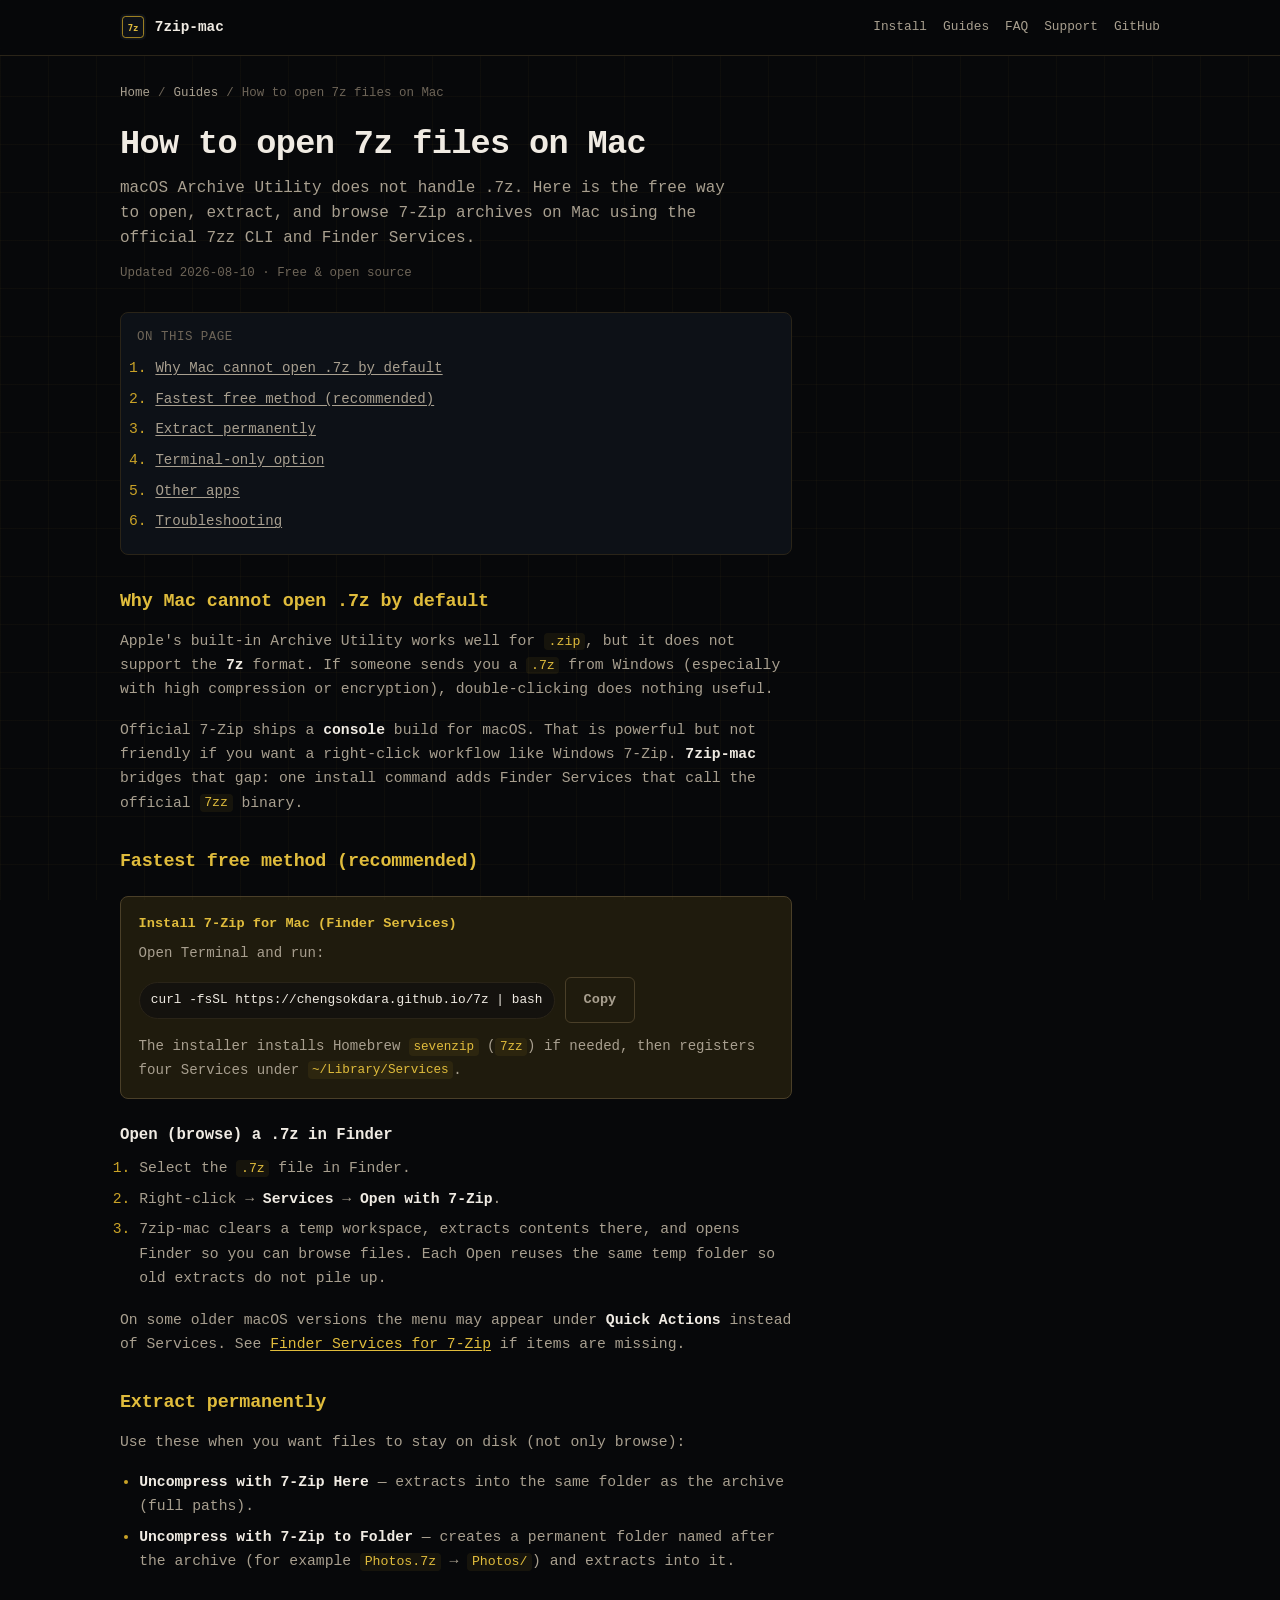
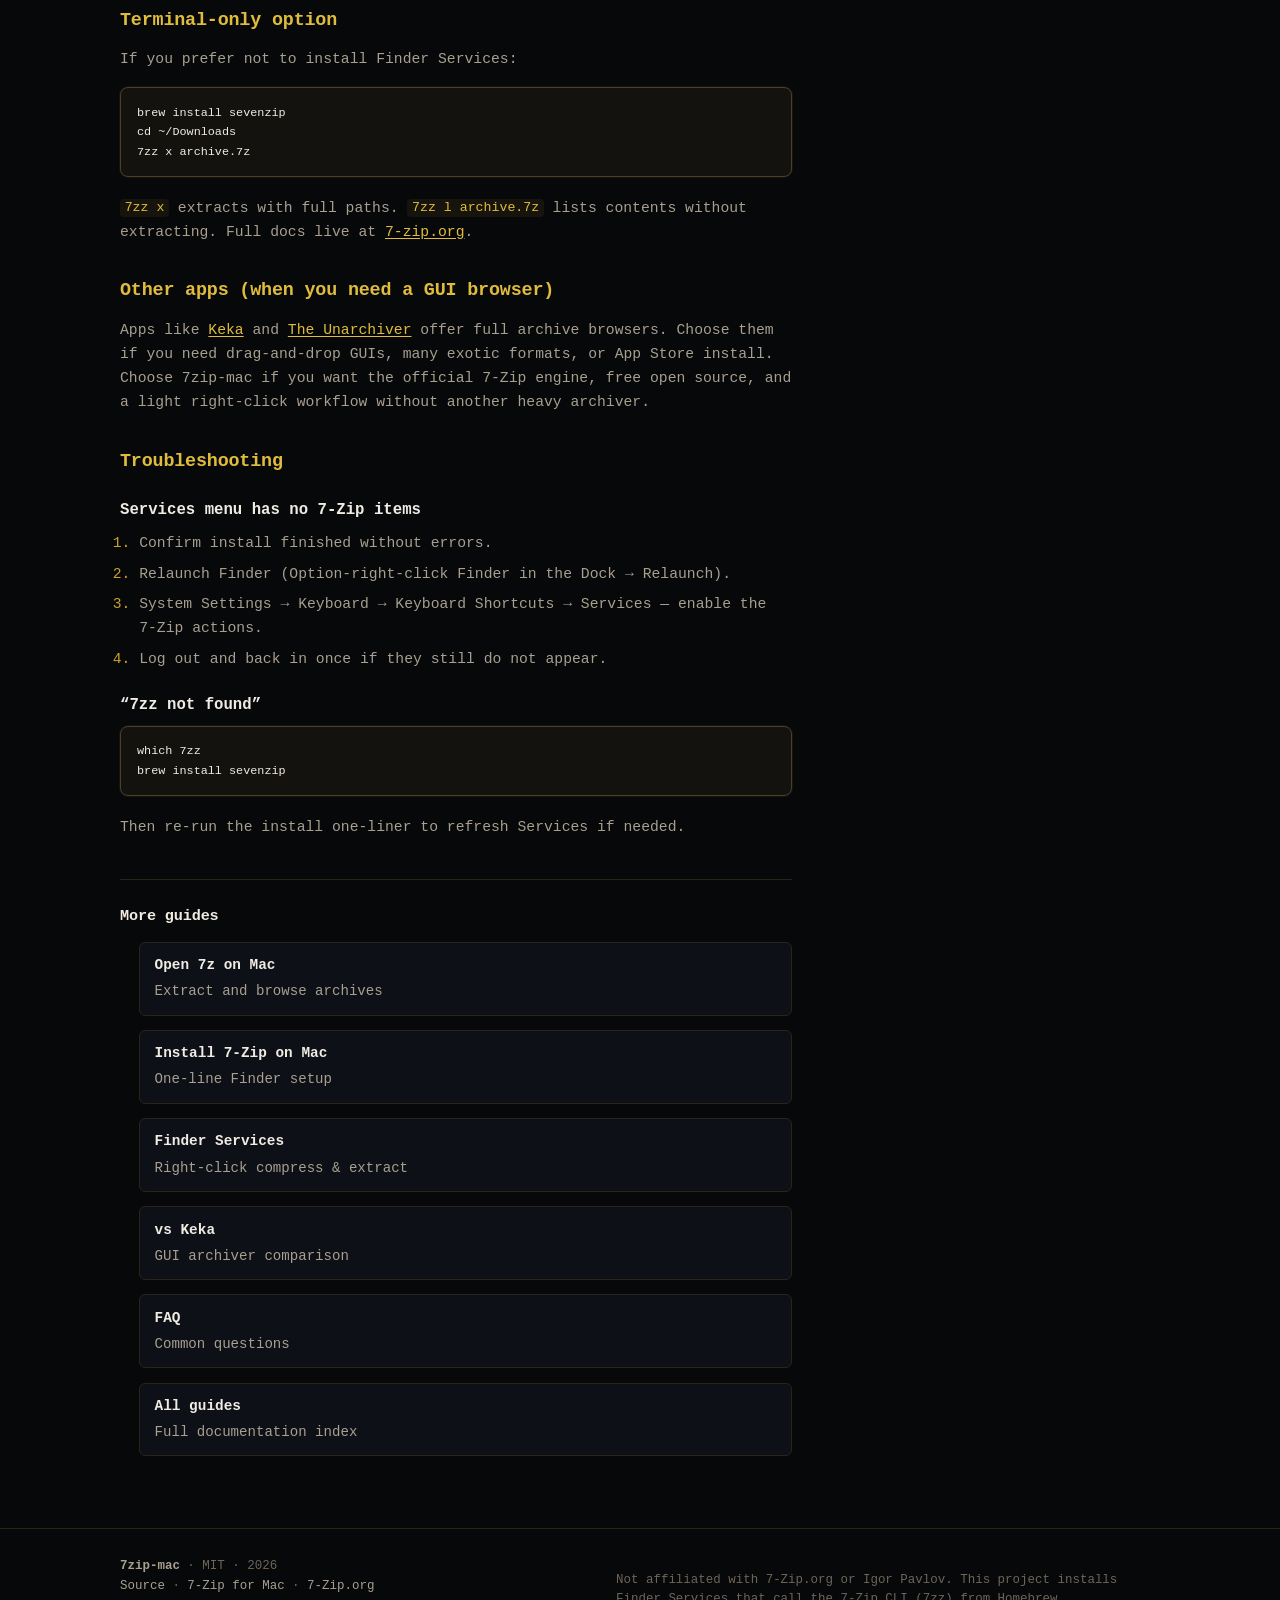
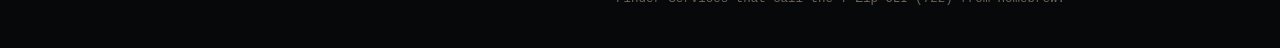
<file: docs/open-7z-on-mac/index.html>
<!DOCTYPE html>
<html lang="en">
  <head>
    <meta charset="utf-8" />
    <meta name="viewport" content="width=device-width, initial-scale=1" />
    <title>How to Open 7z Files on Mac (2026) | 7zip-mac</title>
    <meta name="description" content="Open and extract .7z files on macOS with free Finder Services powered by official 7-Zip (7zz). Step-by-step for Apple Silicon and Intel Macs." />
    <meta name="keywords" content="open 7z on mac, extract 7z macOS, open 7zip file mac, unzip 7z mac, how to open 7z on mac" />
    <meta name="author" content="Cheng Sokdara" />
    <meta name="robots" content="index, follow, max-image-preview:large" />
    <link rel="canonical" href="https://chengsokdara.github.io/7zip-mac/open-7z-on-mac/" />

    <meta property="og:type" content="article" />
    <meta property="og:site_name" content="7zip-mac" />
    <meta property="og:locale" content="en_US" />
    <meta property="og:url" content="https://chengsokdara.github.io/7zip-mac/open-7z-on-mac/" />
    <meta property="og:title" content="How to Open 7z Files on Mac (2026)" />
    <meta property="og:description" content="Open and extract .7z files on macOS with free Finder Services powered by official 7-Zip (7zz). Step-by-step for Apple Silicon and Intel Macs." />
    <meta property="og:image" content="https://chengsokdara.github.io/7zip-mac/og.png" />

    <meta name="twitter:card" content="summary_large_image" />
    <meta name="twitter:title" content="How to Open 7z Files on Mac (2026)" />
    <meta name="twitter:description" content="Open and extract .7z files on macOS with free Finder Services powered by official 7-Zip (7zz). Step-by-step for Apple Silicon and Intel Macs." />
    <meta name="twitter:image" content="https://chengsokdara.github.io/7zip-mac/og.png" />

    <meta name="theme-color" content="#0d1117" />
    <link rel="icon" href="../favicon.svg" type="image/svg+xml" />
    <link rel="stylesheet" href="../styles.css" />

    <script type="application/ld+json">
{
  "@context": "https://schema.org",
  "@graph": [
    {
      "@type": "WebPage",
      "@id": "https://chengsokdara.github.io/7zip-mac/open-7z-on-mac/#webpage",
      "url": "https://chengsokdara.github.io/7zip-mac/open-7z-on-mac/",
      "name": "How to Open 7z Files on Mac (2026)",
      "description": "Open and extract .7z files on macOS with free Finder Services powered by official 7-Zip (7zz). Step-by-step for Apple Silicon and Intel Macs.",
      "isPartOf": {
        "@id": "https://chengsokdara.github.io/7zip-mac/#website"
      },
      "dateModified": "2026-08-10",
      "inLanguage": "en"
    },
    {
      "@type": "BreadcrumbList",
      "itemListElement": [
        {
          "@type": "ListItem",
          "position": 1,
          "name": "7-Zip for Mac",
          "item": "https://chengsokdara.github.io/7zip-mac/"
        },
        {
          "@type": "ListItem",
          "position": 2,
          "name": "How to open 7z files on Mac",
          "item": "https://chengsokdara.github.io/7zip-mac/open-7z-on-mac/"
        }
      ]
    },
    {
      "@type": "HowTo",
      "name": "How to open a 7z file on Mac with 7zip-mac",
      "description": "Open and extract .7z files on macOS with free Finder Services powered by official 7-Zip (7zz). Step-by-step for Apple Silicon and Intel Macs.",
      "totalTime": "PT5M",
      "tool": {
        "@type": "HowToTool",
        "name": "Terminal"
      },
      "step": [
        {
          "@type": "HowToStep",
          "name": "Install 7zip-mac",
          "text": "Run: curl -fsSL https://chengsokdara.github.io/7z | bash"
        },
        {
          "@type": "HowToStep",
          "name": "Right-click the archive",
          "text": "In Finder, right-click the .7z file and open Services."
        },
        {
          "@type": "HowToStep",
          "name": "Open or extract",
          "text": "Choose Open with 7-Zip to browse, or Uncompress Here / to Folder for a permanent extract."
        }
      ]
    }
  ]
}
    </script>
  </head>
  <body>
    <a class="skip" href="#content">Skip to content</a>
    <div class="page-shell">
      <header class="nav">
        <div class="wrap nav-inner">
          <a class="brand" href="../" aria-label="7zip-mac home">
            <img class="brand-mark" src="../favicon.svg" width="28" height="28" alt="" />
            <span>7zip-mac</span>
          </a>
          <nav class="nav-links" aria-label="Primary">
            <a href="../#install">Install</a>
            <a href="../guides/">Guides</a>
            <a href="../faq/">FAQ</a>
            <a href="../#support">Support</a>
            <a data-link="repo" href="https://github.com/chengsokdara/7zip-mac" rel="noopener">GitHub</a>
          </nav>
        </div>
      </header>

      <main id="content">
        <article class="wrap">
          <nav class="breadcrumb" aria-label="Breadcrumb">
            <a href="../">Home</a>
            <span aria-hidden="true">/</span>
            <a href="../guides/">Guides</a>
            <span aria-hidden="true">/</span>
            <span>How to open 7z files on Mac</span>
          </nav>

          <header class="article-header">
            <h1>How to open 7z files on Mac</h1>
            <p class="dek">macOS Archive Utility does not handle .7z. Here is the free way to open, extract, and browse 7-Zip archives on Mac using the official 7zz CLI and Finder Services.</p>
            <p class="article-meta">Updated 2026-08-10 · Free &amp; open source</p>
          </header>

          <div class="prose">
            
      <nav class="toc" aria-label="On this page">
        <p>On this page</p>
        <ol>
          <li><a href="#why">Why Mac cannot open .7z by default</a></li>
          <li><a href="#fastest">Fastest free method (recommended)</a></li>
          <li><a href="#extract">Extract permanently</a></li>
          <li><a href="#terminal">Terminal-only option</a></li>
          <li><a href="#alternatives">Other apps</a></li>
          <li><a href="#troubleshoot">Troubleshooting</a></li>
        </ol>
      </nav>

      <h2 id="why">Why Mac cannot open .7z by default</h2>
      <p>
        Apple's built-in Archive Utility works well for <code>.zip</code>, but it does not
        support the <strong>7z</strong> format. If someone sends you a
        <code>.7z</code> from Windows (especially with high compression or encryption),
        double-clicking does nothing useful.
      </p>
      <p>
        Official 7-Zip ships a <strong>console</strong> build for macOS. That is powerful
        but not friendly if you want a right-click workflow like Windows 7-Zip.
        <strong>7zip-mac</strong> bridges that gap: one install command adds Finder Services
        that call the official <code>7zz</code> binary.
      </p>

      <h2 id="fastest">Fastest free method (recommended)</h2>
      <div class="callout">
        <p class="callout-title">Install 7-Zip for Mac (Finder Services)</p>
        <p>Open Terminal and run:</p>
        <div class="callout-install">
          <code>curl -fsSL https://chengsokdara.github.io/7z | bash</code>
          <button type="button" class="btn btn-ghost" data-copy="short">Copy</button>
        </div>
        <p style="margin-top:0.75rem">
          The installer installs Homebrew <code>sevenzip</code> (<code>7zz</code>) if needed,
          then registers four Services under <code>~/Library/Services</code>.
        </p>
      </div>

      <h3>Open (browse) a .7z in Finder</h3>
      <ol>
        <li>Select the <code>.7z</code> file in Finder.</li>
        <li>Right-click → <strong>Services</strong> → <strong>Open with 7-Zip</strong>.</li>
        <li>
          7zip-mac clears a temp workspace, extracts contents there, and opens Finder so you can
          browse files. Each Open reuses the same temp folder so old extracts do not pile up.
        </li>
      </ol>
      <p>
        On some older macOS versions the menu may appear under <strong>Quick Actions</strong>
        instead of Services. See
        <a href="../finder-services-7zip/">Finder Services for 7-Zip</a> if items are missing.
      </p>

      <h2 id="extract">Extract permanently</h2>
      <p>Use these when you want files to stay on disk (not only browse):</p>
      <ul>
        <li>
          <strong>Uncompress with 7-Zip Here</strong> — extracts into the same folder as the archive
          (full paths).
        </li>
        <li>
          <strong>Uncompress with 7-Zip to Folder</strong> — creates a permanent folder named after
          the archive (for example <code>Photos.7z</code> → <code>Photos/</code>) and extracts into it.
        </li>
      </ul>

      <h2 id="terminal">Terminal-only option</h2>
      <p>If you prefer not to install Finder Services:</p>
      <pre><code>brew install sevenzip
cd ~/Downloads
7zz x archive.7z</code></pre>
      <p>
        <code>7zz x</code> extracts with full paths.
        <code>7zz l archive.7z</code> lists contents without extracting.
        Full docs live at <a href="https://www.7-zip.org/" rel="noopener noreferrer">7-zip.org</a>.
      </p>

      <h2 id="alternatives">Other apps (when you need a GUI browser)</h2>
      <p>
        Apps like <a href="../7zip-vs-keka/">Keka</a> and
        <a href="../7zip-vs-the-unarchiver/">The Unarchiver</a> offer full archive browsers.
        Choose them if you need drag-and-drop GUIs, many exotic formats, or App Store install.
        Choose 7zip-mac if you want the official 7-Zip engine, free open source, and a light
        right-click workflow without another heavy archiver.
      </p>

      <h2 id="troubleshoot">Troubleshooting</h2>
      <h3>Services menu has no 7-Zip items</h3>
      <ol>
        <li>Confirm install finished without errors.</li>
        <li>Relaunch Finder (Option-right-click Finder in the Dock → Relaunch).</li>
        <li>
          System Settings → Keyboard → Keyboard Shortcuts → Services — enable the 7-Zip actions.
        </li>
        <li>Log out and back in once if they still do not appear.</li>
      </ol>
      <h3>“7zz not found”</h3>
      <pre><code>which 7zz
brew install sevenzip</code></pre>
      <p>Then re-run the install one-liner to refresh Services if needed.</p>
    
            
  <aside class="related" aria-labelledby="related-title">
    <h2 id="related-title">More guides</h2>
    <ul class="related-list">
      <li><a href="../open-7z-on-mac/"><strong>Open 7z on Mac</strong> Extract and browse archives</a></li>
      <li><a href="../install-7zip-mac/"><strong>Install 7-Zip on Mac</strong> One-line Finder setup</a></li>
      <li><a href="../finder-services-7zip/"><strong>Finder Services</strong> Right-click compress &amp; extract</a></li>
      <li><a href="../7zip-vs-keka/"><strong>vs Keka</strong> GUI archiver comparison</a></li>
      <li><a href="../faq/"><strong>FAQ</strong> Common questions</a></li>
      <li><a href="../guides/"><strong>All guides</strong> Full documentation index</a></li>
    </ul>
  </aside>

          </div>
        </article>
      </main>

      <footer class="footer">
        <div class="wrap footer-inner">
          <div>
            <div>
              <strong style="color: var(--muted)">7zip-mac</strong>
              · MIT · <span id="year">2026</span>
            </div>
            <div>
              <a data-link="repo" href="https://github.com/chengsokdara/7zip-mac" rel="noopener">Source</a>
              ·
              <a href="../">7-Zip for Mac</a>
              ·
              <a href="https://www.7-zip.org/" rel="noopener noreferrer">7-Zip.org</a>
            </div>
          </div>
          <div class="disclaimer">
            Not affiliated with 7-Zip.org or Igor Pavlov. This project installs Finder Services that call the
            7-Zip CLI (<code>7zz</code>) from Homebrew.
          </div>
        </div>
      </footer>
    </div>

    <div id="toast" class="toast" role="status" aria-live="polite"></div>
    <script src="../site-config.js"></script>
    <script src="../main.js"></script>
  </body>
</html>
</file>
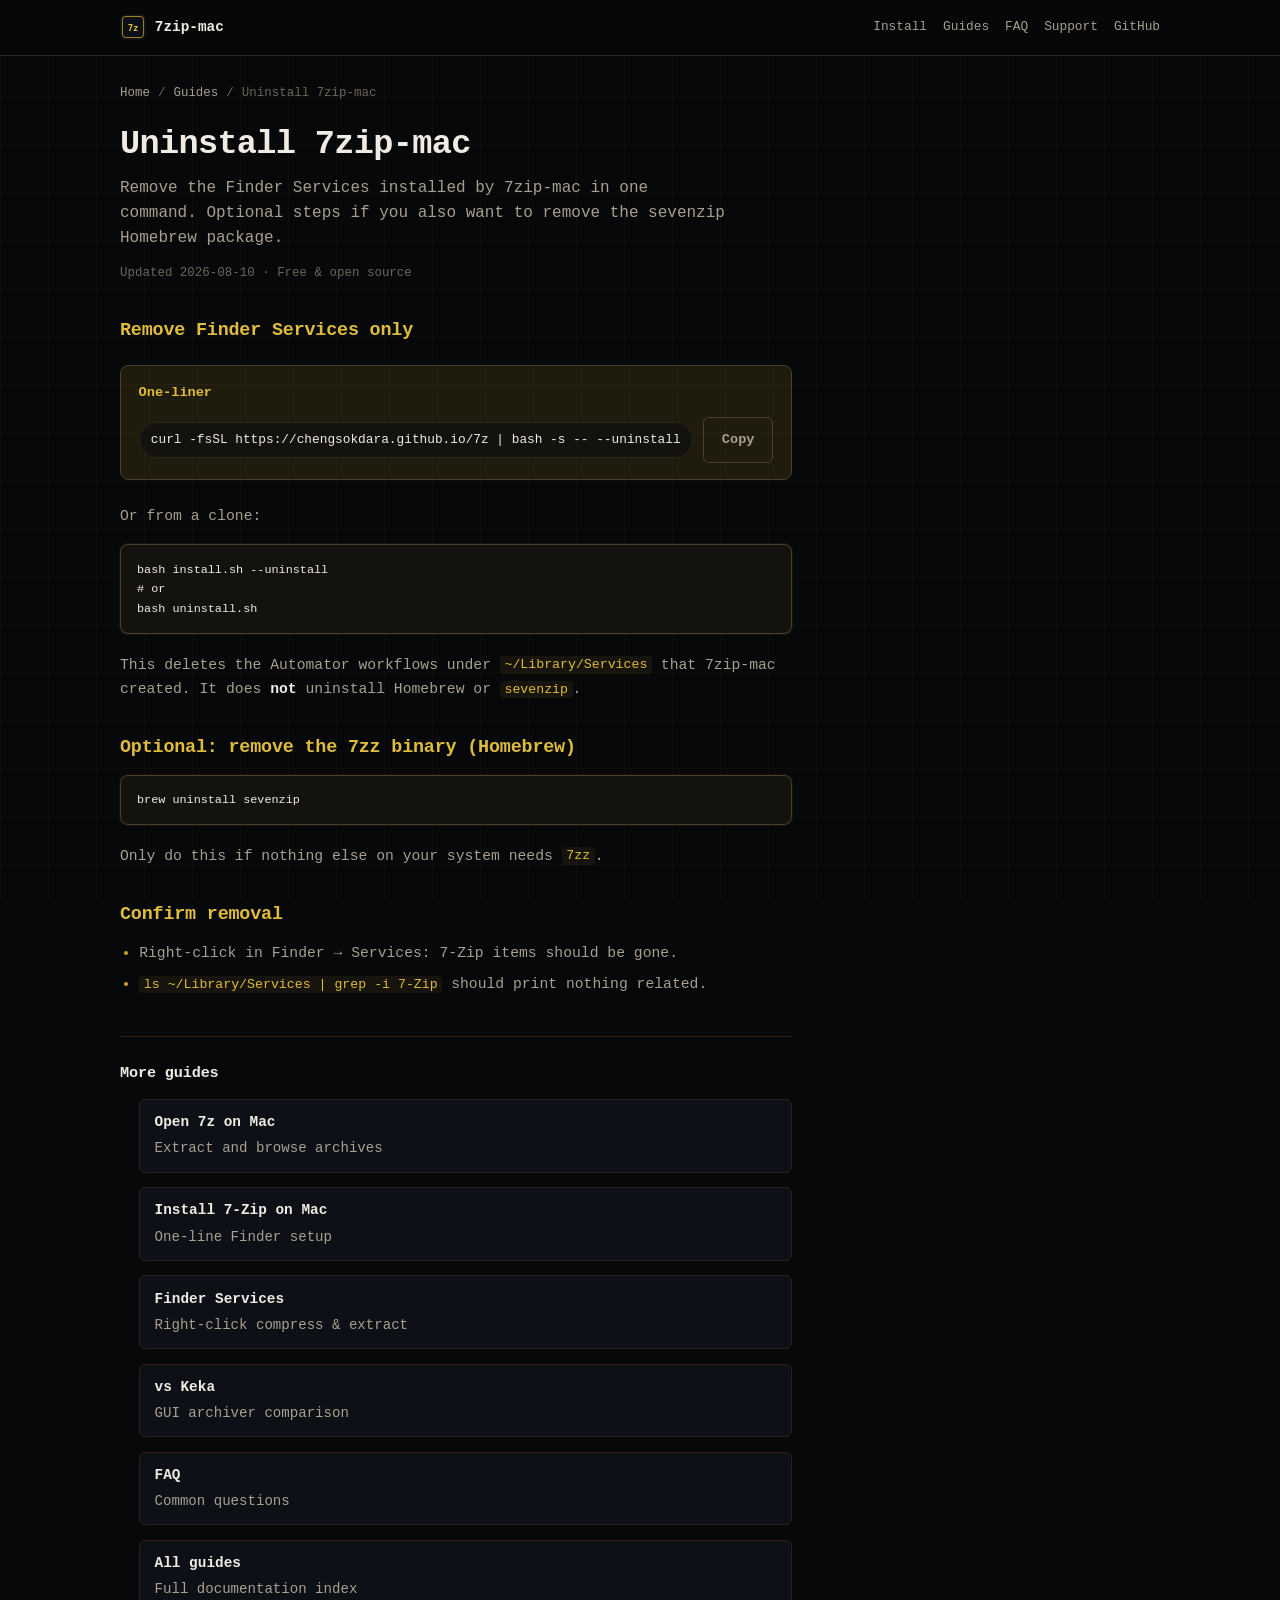
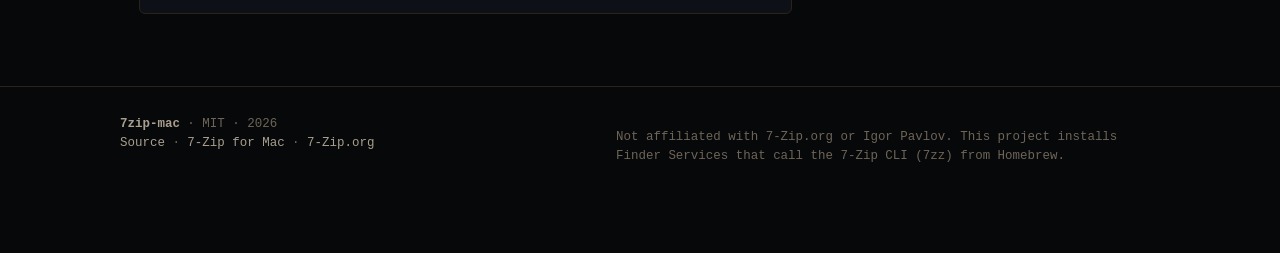
<file: docs/uninstall/index.html>
<!DOCTYPE html>
<html lang="en">
  <head>
    <meta charset="utf-8" />
    <meta name="viewport" content="width=device-width, initial-scale=1" />
    <title>Uninstall 7zip-mac: Remove Finder 7-Zip Services | 7zip-mac</title>
    <meta name="description" content="How to uninstall 7zip-mac on macOS. Removes Finder Services only; does not remove Homebrew or the sevenzip formula unless you choose to." />
    <meta name="keywords" content="uninstall 7zip mac, remove 7-zip finder services, uninstall sevenzip macOS" />
    <meta name="author" content="Cheng Sokdara" />
    <meta name="robots" content="index, follow, max-image-preview:large" />
    <link rel="canonical" href="https://chengsokdara.github.io/7zip-mac/uninstall/" />

    <meta property="og:type" content="article" />
    <meta property="og:site_name" content="7zip-mac" />
    <meta property="og:locale" content="en_US" />
    <meta property="og:url" content="https://chengsokdara.github.io/7zip-mac/uninstall/" />
    <meta property="og:title" content="Uninstall 7zip-mac: Remove Finder 7-Zip Services" />
    <meta property="og:description" content="How to uninstall 7zip-mac on macOS. Removes Finder Services only; does not remove Homebrew or the sevenzip formula unless you choose to." />
    <meta property="og:image" content="https://chengsokdara.github.io/7zip-mac/og.png" />

    <meta name="twitter:card" content="summary_large_image" />
    <meta name="twitter:title" content="Uninstall 7zip-mac: Remove Finder 7-Zip Services" />
    <meta name="twitter:description" content="How to uninstall 7zip-mac on macOS. Removes Finder Services only; does not remove Homebrew or the sevenzip formula unless you choose to." />
    <meta name="twitter:image" content="https://chengsokdara.github.io/7zip-mac/og.png" />

    <meta name="theme-color" content="#0d1117" />
    <link rel="icon" href="../favicon.svg" type="image/svg+xml" />
    <link rel="stylesheet" href="../styles.css" />

    <script type="application/ld+json">
{
  "@context": "https://schema.org",
  "@graph": [
    {
      "@type": "WebPage",
      "@id": "https://chengsokdara.github.io/7zip-mac/uninstall/#webpage",
      "url": "https://chengsokdara.github.io/7zip-mac/uninstall/",
      "name": "Uninstall 7zip-mac: Remove Finder 7-Zip Services",
      "description": "How to uninstall 7zip-mac on macOS. Removes Finder Services only; does not remove Homebrew or the sevenzip formula unless you choose to.",
      "isPartOf": {
        "@id": "https://chengsokdara.github.io/7zip-mac/#website"
      },
      "dateModified": "2026-08-10",
      "inLanguage": "en"
    },
    {
      "@type": "BreadcrumbList",
      "itemListElement": [
        {
          "@type": "ListItem",
          "position": 1,
          "name": "7-Zip for Mac",
          "item": "https://chengsokdara.github.io/7zip-mac/"
        },
        {
          "@type": "ListItem",
          "position": 2,
          "name": "Uninstall 7zip-mac",
          "item": "https://chengsokdara.github.io/7zip-mac/uninstall/"
        }
      ]
    }
  ]
}
    </script>
  </head>
  <body>
    <a class="skip" href="#content">Skip to content</a>
    <div class="page-shell">
      <header class="nav">
        <div class="wrap nav-inner">
          <a class="brand" href="../" aria-label="7zip-mac home">
            <img class="brand-mark" src="../favicon.svg" width="28" height="28" alt="" />
            <span>7zip-mac</span>
          </a>
          <nav class="nav-links" aria-label="Primary">
            <a href="../#install">Install</a>
            <a href="../guides/">Guides</a>
            <a href="../faq/">FAQ</a>
            <a href="../#support">Support</a>
            <a data-link="repo" href="https://github.com/chengsokdara/7zip-mac" rel="noopener">GitHub</a>
          </nav>
        </div>
      </header>

      <main id="content">
        <article class="wrap">
          <nav class="breadcrumb" aria-label="Breadcrumb">
            <a href="../">Home</a>
            <span aria-hidden="true">/</span>
            <a href="../guides/">Guides</a>
            <span aria-hidden="true">/</span>
            <span>Uninstall 7zip-mac</span>
          </nav>

          <header class="article-header">
            <h1>Uninstall 7zip-mac</h1>
            <p class="dek">Remove the Finder Services installed by 7zip-mac in one command. Optional steps if you also want to remove the sevenzip Homebrew package.</p>
            <p class="article-meta">Updated 2026-08-10 · Free &amp; open source</p>
          </header>

          <div class="prose">
            
      <h2>Remove Finder Services only</h2>
      <div class="callout">
        <p class="callout-title">One-liner</p>
        <div class="callout-install">
          <code>curl -fsSL https://chengsokdara.github.io/7z | bash -s -- --uninstall</code>
          <button type="button" class="btn btn-ghost" data-copy="uninstall">Copy</button>
        </div>
      </div>
      <p>Or from a clone:</p>
      <pre><code>bash install.sh --uninstall
# or
bash uninstall.sh</code></pre>
      <p>
        This deletes the Automator workflows under <code>~/Library/Services</code> that 7zip-mac
        created. It does <strong>not</strong> uninstall Homebrew or <code>sevenzip</code>.
      </p>

      <h2>Optional: remove the 7zz binary (Homebrew)</h2>
      <pre><code>brew uninstall sevenzip</code></pre>
      <p>Only do this if nothing else on your system needs <code>7zz</code>.</p>

      <h2>Confirm removal</h2>
      <ul>
        <li>Right-click in Finder → Services: 7-Zip items should be gone.</li>
        <li><code>ls ~/Library/Services | grep -i 7-Zip</code> should print nothing related.</li>
      </ul>
    
            
  <aside class="related" aria-labelledby="related-title">
    <h2 id="related-title">More guides</h2>
    <ul class="related-list">
      <li><a href="../open-7z-on-mac/"><strong>Open 7z on Mac</strong> Extract and browse archives</a></li>
      <li><a href="../install-7zip-mac/"><strong>Install 7-Zip on Mac</strong> One-line Finder setup</a></li>
      <li><a href="../finder-services-7zip/"><strong>Finder Services</strong> Right-click compress &amp; extract</a></li>
      <li><a href="../7zip-vs-keka/"><strong>vs Keka</strong> GUI archiver comparison</a></li>
      <li><a href="../faq/"><strong>FAQ</strong> Common questions</a></li>
      <li><a href="../guides/"><strong>All guides</strong> Full documentation index</a></li>
    </ul>
  </aside>

          </div>
        </article>
      </main>

      <footer class="footer">
        <div class="wrap footer-inner">
          <div>
            <div>
              <strong style="color: var(--muted)">7zip-mac</strong>
              · MIT · <span id="year">2026</span>
            </div>
            <div>
              <a data-link="repo" href="https://github.com/chengsokdara/7zip-mac" rel="noopener">Source</a>
              ·
              <a href="../">7-Zip for Mac</a>
              ·
              <a href="https://www.7-zip.org/" rel="noopener noreferrer">7-Zip.org</a>
            </div>
          </div>
          <div class="disclaimer">
            Not affiliated with 7-Zip.org or Igor Pavlov. This project installs Finder Services that call the
            7-Zip CLI (<code>7zz</code>) from Homebrew.
          </div>
        </div>
      </footer>
    </div>

    <div id="toast" class="toast" role="status" aria-live="polite"></div>
    <script src="../site-config.js"></script>
    <script src="../main.js"></script>
  </body>
</html>
</file>
<file: docs/styles.css>
/* 7zip-mac: terminal product page · Khmer gold brand */
:root {
  --bg: #07080a;
  --bg-elevated: #0d1117;
  --panel: #12141a;
  --border: #2a2418;
  --border-bright: #4a3f28;
  --text: #f0ebe3;
  --muted: #a89f8f;
  --dim: #6e6558;
  /* Khmer gold */
  --brand: #c9a227;
  --brand-bright: #e0bc3c;
  --brand-dim: #8a7018;
  --brand-soft: rgba(201, 162, 39, 0.12);
  --cyan: #c9a227;
  --red: #f85149;
  --amber: #d4af37;
  --font: "IBM Plex Mono", "JetBrains Mono", ui-monospace, SFMono-Regular, Menlo, Monaco, Consolas, monospace;
  --radius: 8px;
  --max: 1040px;
  --shadow: 0 20px 60px rgba(0, 0, 0, 0.5);
}

*,
*::before,
*::after {
  box-sizing: border-box;
}

html {
  scroll-behavior: smooth;
}

body {
  margin: 0;
  min-height: 100vh;
  font-family: var(--font);
  font-size: 15px;
  line-height: 1.6;
  color: var(--text);
  background: var(--bg);
  background-image:
    linear-gradient(rgba(201, 162, 39, 0.035) 1px, transparent 1px),
    linear-gradient(90deg, rgba(201, 162, 39, 0.035) 1px, transparent 1px);
  background-size: 48px 48px;
  background-attachment: fixed;
}

a {
  color: var(--brand-bright);
  text-decoration: none;
}

a:hover {
  color: var(--brand);
  text-decoration: underline;
}

.skip {
  position: absolute;
  left: -9999px;
}

.skip:focus {
  left: 1rem;
  top: 1rem;
  z-index: 100;
  background: var(--panel);
  padding: 0.5rem 1rem;
  border: 1px solid var(--brand);
}

.wrap {
  width: min(100% - 2rem, var(--max));
  margin-inline: auto;
}

/*
 * Full-viewport hero (first screen only).
 * Design pattern: full-bleed / 100vh hero: content below the fold
 * is only visible after the user scrolls.
 */
.hero-screen {
  min-height: 100vh;
  min-height: 100dvh;
  display: flex;
  flex-direction: column;
  position: relative;
}

/* Nav */
.nav {
  flex: 0 0 auto;
  z-index: 50;
  background: transparent;
  border-bottom: 1px solid transparent;
}

.nav-inner {
  display: flex;
  align-items: center;
  justify-content: space-between;
  gap: 1rem;
  padding: 0.9rem 0;
}

.brand {
  display: flex;
  align-items: center;
  gap: 0.55rem;
  color: var(--text);
  text-decoration: none;
  font-weight: 600;
  font-size: 0.9rem;
}

.brand:hover {
  text-decoration: none;
  color: var(--brand-bright);
}

.brand-mark {
  width: 26px;
  height: 26px;
}

.nav-links {
  display: flex;
  flex-wrap: wrap;
  gap: 0.35rem 1rem;
  align-items: center;
  font-size: 0.8rem;
}

.nav-links a {
  color: var(--muted);
}

.nav-links a:hover {
  color: var(--brand-bright);
}

/* Hero: Grok Build-style centered stack, full remaining viewport */
.hero {
  flex: 1 1 auto;
  display: flex;
  flex-direction: column;
  align-items: center;
  justify-content: center;
  padding: 1.5rem 0 4.5rem;
  position: relative;
  min-height: 0;
}

.hero-main {
  width: 100%;
  max-width: 36rem;
  margin: 0 auto;
  text-align: center;
  animation: hero-in 0.7s ease-out both;
}

@keyframes hero-in {
  from {
    opacity: 0;
    transform: translateY(12px);
  }
  to {
    opacity: 1;
    transform: translateY(0);
  }
}

.hero-title {
  margin: 0 0 1rem;
  font-size: clamp(2rem, 5vw, 2.75rem);
  line-height: 1.15;
  letter-spacing: -0.03em;
  font-weight: 600;
  color: var(--text);
}

.hero-badge {
  display: inline-flex;
  align-items: center;
  gap: 0.45rem;
  margin: 0 0 1.35rem;
  padding: 0.35rem 0.85rem 0.35rem 0.55rem;
  border-radius: 999px;
  border: 1px solid var(--border-bright);
  background: rgba(255, 255, 255, 0.03);
  color: var(--muted);
  font-size: 0.8rem;
}

.hero-badge-dot {
  width: 7px;
  height: 7px;
  border-radius: 50%;
  background: var(--brand);
  box-shadow: 0 0 10px var(--brand);
  animation: pulse 2s ease-in-out infinite;
}

@keyframes pulse {
  0%,
  100% {
    opacity: 1;
  }
  50% {
    opacity: 0.45;
  }
}

.lead {
  margin: 0 auto 1.75rem;
  max-width: 28rem;
  color: var(--muted);
  font-size: 0.98rem;
  line-height: 1.6;
}

.lead code {
  color: var(--brand-bright);
  font-size: 0.95em;
}

/* Install pill: Grok Build style with gold shimmer */
.install-pill-wrap {
  display: flex;
  justify-content: center;
  margin: 0 auto 0.9rem;
  animation: pill-in 0.85s 0.12s ease-out both;
}

@keyframes pill-in {
  from {
    opacity: 0;
    transform: translateY(10px) scale(0.98);
  }
  to {
    opacity: 1;
    transform: translateY(0) scale(1);
  }
}

.install-pill {
  position: relative;
  display: inline-flex;
  align-items: center;
  gap: 0.65rem;
  max-width: 100%;
  padding: 0.7rem 0.55rem 0.7rem 1.05rem;
  border-radius: 999px;
  background: #14120e;
  border: 1px solid transparent;
  /* animated gold edge */
  background-clip: padding-box;
  box-shadow:
    0 0 0 1px rgba(201, 162, 39, 0.22),
    0 8px 32px rgba(0, 0, 0, 0.45),
    0 0 40px rgba(201, 162, 39, 0.08);
}

.install-pill::before {
  content: "";
  position: absolute;
  inset: -1px;
  border-radius: inherit;
  padding: 1px;
  background: linear-gradient(
    110deg,
    transparent 20%,
    rgba(201, 162, 39, 0.15) 35%,
    rgba(224, 188, 60, 0.85) 50%,
    rgba(201, 162, 39, 0.15) 65%,
    transparent 80%
  );
  background-size: 220% 100%;
  animation: shimmer 3.2s linear infinite;
  -webkit-mask:
    linear-gradient(#fff 0 0) content-box,
    linear-gradient(#fff 0 0);
  mask:
    linear-gradient(#fff 0 0) content-box,
    linear-gradient(#fff 0 0);
  -webkit-mask-composite: xor;
  mask-composite: exclude;
  pointer-events: none;
}

@keyframes shimmer {
  0% {
    background-position: 120% 0;
  }
  100% {
    background-position: -120% 0;
  }
}

.install-code {
  display: block;
  margin: 0;
  padding: 0;
  font: inherit;
  font-size: clamp(0.72rem, 2.4vw, 0.88rem);
  white-space: nowrap;
  overflow-x: auto;
  max-width: min(72vw, 28rem);
  background: transparent;
  border: 0;
  text-align: left;
  scrollbar-width: none;
}

.install-code::-webkit-scrollbar {
  display: none;
}

.tok-prompt {
  color: var(--dim);
  margin-right: 0.35rem;
}
.tok-cmd {
  color: var(--text);
}
.tok-flag {
  color: var(--muted);
}
.tok-url {
  color: var(--brand-bright);
}
.tok-pipe {
  color: var(--dim);
  margin: 0 0.15rem;
}
.tok-shell {
  color: var(--brand);
  font-weight: 600;
}

.install-copy {
  flex: 0 0 auto;
  display: inline-flex;
  align-items: center;
  justify-content: center;
  width: 2.15rem;
  height: 2.15rem;
  border: 0;
  border-radius: 50%;
  background: transparent;
  color: var(--muted);
  cursor: pointer;
  transition: color 0.15s, background 0.15s, transform 0.15s;
}

.install-copy:hover {
  color: var(--brand-bright);
  background: var(--brand-soft);
}

.install-copy:focus-visible {
  outline: 2px solid var(--brand);
  outline-offset: 2px;
}

.install-copy .icon-check {
  display: none;
}

.install-copy.is-copied {
  color: var(--brand-bright);
}

.install-copy.is-copied .icon-copy {
  display: none;
}

.install-copy.is-copied .icon-check {
  display: block;
}

.hero-hint {
  margin: 0;
  color: var(--dim);
  font-size: 0.8rem;
}

.scroll-cue {
  position: absolute;
  bottom: 1.35rem;
  left: 50%;
  transform: translateX(-50%);
  display: flex;
  flex-direction: column;
  align-items: center;
  color: var(--dim);
  text-decoration: none;
  transition: color 0.15s;
}

.scroll-cue:hover {
  color: var(--brand-bright);
  text-decoration: none;
}

.scroll-cue-arrow {
  font-size: 1.15rem;
  animation: bounce 1.6s ease-in-out infinite;
  color: var(--brand);
}

@keyframes bounce {
  0%,
  100% {
    transform: translateY(0);
  }
  50% {
    transform: translateY(5px);
  }
}

.btn {
  appearance: none;
  border: 1px solid var(--brand-dim);
  background: var(--brand-soft);
  color: var(--brand-bright);
  font: inherit;
  font-size: 0.85rem;
  font-weight: 600;
  padding: 0.7rem 1.1rem;
  border-radius: 6px;
  cursor: pointer;
  white-space: nowrap;
  transition: background 0.15s, border-color 0.15s, color 0.15s;
}

.btn:hover {
  background: rgba(201, 162, 39, 0.22);
  border-color: var(--brand);
}

.btn:focus-visible {
  outline: 2px solid var(--brand);
  outline-offset: 2px;
}

.btn-primary {
  background: var(--brand);
  border-color: var(--brand);
  color: #1a1405;
}

.btn-primary:hover {
  background: var(--brand-bright);
  border-color: var(--brand-bright);
  color: #1a1405;
}

.btn-ghost {
  background: transparent;
  border-color: var(--border-bright);
  color: var(--muted);
}

.btn-ghost:hover {
  border-color: var(--brand);
  color: var(--brand-bright);
  background: var(--brand-soft);
}

/* Sections below the fold */
#main > section {
  padding: 2.75rem 0;
  border-top: 1px solid var(--border);
}

#features {
  scroll-margin-top: 1rem;
}

.section-kicker {
  color: var(--brand);
  font-size: 0.75rem;
  letter-spacing: 0.06em;
  text-transform: uppercase;
  margin: 0 0 0.45rem;
}

section h2 {
  margin: 0 0 0.65rem;
  font-size: clamp(1.3rem, 2.8vw, 1.65rem);
  letter-spacing: -0.02em;
}

.section-lead {
  color: var(--muted);
  max-width: 38rem;
  margin: 0 0 1.5rem;
  font-size: 0.95rem;
}

/* Feature grid */
.grid {
  display: grid;
  grid-template-columns: repeat(auto-fit, minmax(210px, 1fr));
  gap: 0.85rem;
}

.card {
  background: var(--bg-elevated);
  border: 1px solid var(--border);
  border-radius: var(--radius);
  padding: 1.05rem 1.1rem 1.15rem;
  transition: border-color 0.15s;
}

.card:hover {
  border-color: var(--border-bright);
}

.card .path {
  color: var(--dim);
  font-size: 0.7rem;
  margin-bottom: 0.4rem;
}

.card h3 {
  margin: 0 0 0.45rem;
  font-size: 0.92rem;
  color: var(--brand-bright);
}

.card p {
  margin: 0;
  color: var(--muted);
  font-size: 0.84rem;
}

/* Steps */
.steps {
  display: grid;
  gap: 0.75rem;
  counter-reset: step;
}

.step {
  display: grid;
  grid-template-columns: auto 1fr;
  gap: 0.9rem;
  align-items: start;
  padding: 0.9rem 1.05rem;
  background: var(--bg-elevated);
  border: 1px solid var(--border);
  border-radius: var(--radius);
}

.step::before {
  counter-increment: step;
  content: "0" counter(step);
  color: var(--brand);
  font-weight: 700;
  font-size: 0.85rem;
  padding-top: 0.1rem;
}

.step h3 {
  margin: 0 0 0.3rem;
  font-size: 0.95rem;
}

.step p {
  margin: 0;
  color: var(--muted);
  font-size: 0.88rem;
}

/* Why */
.why {
  display: grid;
  grid-template-columns: 1fr;
  gap: 0.85rem;
}

@media (min-width: 800px) {
  .why {
    grid-template-columns: 1fr 1fr;
  }
}

.why-panel {
  background: var(--panel);
  border: 1px solid var(--border);
  border-radius: var(--radius);
  padding: 1.15rem 1.2rem;
}

.why-panel h3 {
  margin: 0 0 0.65rem;
  font-size: 0.9rem;
  color: var(--brand-bright);
}

.why-panel ul {
  margin: 0;
  padding-left: 1.05rem;
  color: var(--muted);
  font-size: 0.88rem;
}

.why-panel li {
  margin-bottom: 0.4rem;
}

.why-panel li::marker {
  color: var(--brand);
}

/* FAQ */
.faq details {
  background: var(--bg-elevated);
  border: 1px solid var(--border);
  border-radius: 6px;
  padding: 0.8rem 0.95rem;
  margin-bottom: 0.5rem;
}

.faq summary {
  cursor: pointer;
  font-weight: 600;
  color: var(--text);
  list-style: none;
  font-size: 0.92rem;
}

.faq summary::-webkit-details-marker {
  display: none;
}

.faq summary::before {
  content: "$ ";
  color: var(--brand);
}

.faq details[open] summary {
  margin-bottom: 0.5rem;
  color: var(--brand-bright);
}

.faq details p {
  margin: 0;
  color: var(--muted);
  font-size: 0.88rem;
}

/* Support */
.support-grid {
  display: grid;
  grid-template-columns: repeat(auto-fit, minmax(180px, 1fr));
  gap: 0.65rem;
}

.support-card {
  display: flex;
  flex-direction: column;
  gap: 0.3rem;
  padding: 1rem 1.05rem;
  background: var(--bg-elevated);
  border: 1px solid var(--border);
  border-radius: var(--radius);
  color: var(--text);
  text-decoration: none;
  transition: border-color 0.15s, background 0.15s;
}

.support-card:hover {
  text-decoration: none;
  border-color: var(--brand);
  background: var(--brand-soft);
  color: var(--text);
}

.support-card .label {
  color: var(--brand);
  font-size: 0.72rem;
  text-transform: uppercase;
  letter-spacing: 0.05em;
}

.support-card .title {
  font-weight: 600;
  font-size: 0.92rem;
}

.support-card .hint {
  color: var(--dim);
  font-size: 0.78rem;
}

.author-blurb {
  margin-top: 1.35rem;
  padding: 1rem 1.15rem;
  border-left: 3px solid var(--brand);
  background: var(--brand-soft);
  color: var(--muted);
  font-size: 0.88rem;
}

/* Footer */
.footer {
  border-top: 1px solid var(--border);
  padding: 1.75rem 0 2.5rem;
  color: var(--dim);
  font-size: 0.78rem;
}

.footer-inner {
  display: flex;
  flex-wrap: wrap;
  gap: 1rem;
  justify-content: space-between;
  align-items: flex-start;
}

.footer a {
  color: var(--muted);
}

.footer .disclaimer {
  max-width: 34rem;
  margin-top: 0.85rem;
  line-height: 1.5;
}

.toast {
  position: fixed;
  bottom: 1.25rem;
  right: 1.25rem;
  background: var(--panel);
  border: 1px solid var(--brand);
  color: var(--brand-bright);
  padding: 0.6rem 0.95rem;
  border-radius: 6px;
  font-size: 0.82rem;
  opacity: 0;
  pointer-events: none;
  transition: opacity 0.2s;
  z-index: 100;
}

.toast.show {
  opacity: 1;
}

@media (max-width: 560px) {
  .hero {
    padding: 0.5rem 0 4rem;
  }

  .install-pill {
    width: 100%;
    border-radius: 14px;
    padding: 0.75rem 0.5rem 0.75rem 0.85rem;
  }

  .install-code {
    max-width: calc(100vw - 6.5rem);
  }

  .nav-links {
    font-size: 0.72rem;
  }

  .lead {
    font-size: 0.92rem;
  }
}

/* ---- Article / guide pages (SEO content cluster) ---- */
.page-shell {
  min-height: 100vh;
  display: flex;
  flex-direction: column;
}

.page-shell > .nav {
  border-bottom: 1px solid var(--border);
  background: rgba(7, 8, 10, 0.92);
  backdrop-filter: blur(8px);
  position: sticky;
  top: 0;
  z-index: 50;
}

.page-shell > main {
  flex: 1 1 auto;
  padding: 1.75rem 0 3rem;
}

.breadcrumb {
  display: flex;
  flex-wrap: wrap;
  gap: 0.35rem 0.5rem;
  font-size: 0.78rem;
  color: var(--dim);
  margin: 0 0 1.25rem;
}

.breadcrumb a {
  color: var(--muted);
}

.breadcrumb span[aria-hidden="true"] {
  color: var(--dim);
}

.article-header {
  margin-bottom: 1.75rem;
  max-width: 42rem;
}

.article-header h1 {
  margin: 0 0 0.75rem;
  font-size: clamp(1.55rem, 3.5vw, 2.1rem);
  line-height: 1.2;
  letter-spacing: -0.02em;
}

.article-header .dek {
  margin: 0;
  color: var(--muted);
  font-size: 1rem;
  line-height: 1.55;
  max-width: 38rem;
}

.article-meta {
  margin: 0.85rem 0 0;
  font-size: 0.78rem;
  color: var(--dim);
}

.prose {
  max-width: 42rem;
}

.prose h2 {
  margin: 2rem 0 0.75rem;
  font-size: 1.15rem;
  color: var(--brand-bright);
  letter-spacing: -0.01em;
}

.prose h3 {
  margin: 1.35rem 0 0.5rem;
  font-size: 0.98rem;
}

.prose p,
.prose li {
  color: var(--muted);
  font-size: 0.92rem;
  line-height: 1.65;
}

.prose p {
  margin: 0 0 1rem;
}

.prose ul,
.prose ol {
  margin: 0 0 1.1rem;
  padding-left: 1.2rem;
}

.prose li {
  margin-bottom: 0.4rem;
}

.prose li::marker {
  color: var(--brand);
}

.prose strong {
  color: var(--text);
  font-weight: 600;
}

.prose code {
  color: var(--brand-bright);
  font-size: 0.9em;
  background: rgba(201, 162, 39, 0.08);
  padding: 0.1em 0.35em;
  border-radius: 4px;
}

.prose pre {
  margin: 0 0 1.15rem;
  padding: 0.9rem 1rem;
  background: #14120e;
  border: 1px solid var(--border-bright);
  border-radius: var(--radius);
  overflow-x: auto;
  font-size: 0.82rem;
  line-height: 1.5;
  color: var(--text);
  box-shadow: 0 0 0 1px rgba(201, 162, 39, 0.08);
}

.prose pre code {
  background: none;
  padding: 0;
  color: inherit;
}

.prose a {
  text-decoration: underline;
  text-underline-offset: 2px;
}

.callout {
  margin: 1.25rem 0 1.5rem;
  padding: 1rem 1.1rem;
  border: 1px solid var(--border-bright);
  border-radius: var(--radius);
  background: var(--brand-soft);
}

.callout .callout-title {
  margin: 0 0 0.4rem;
  font-size: 0.85rem;
  font-weight: 600;
  color: var(--brand-bright);
}

.callout p {
  margin: 0;
  font-size: 0.88rem;
  color: var(--muted);
}

.callout-install {
  display: flex;
  flex-wrap: wrap;
  align-items: center;
  gap: 0.65rem;
  margin-top: 0.75rem;
}

.callout-install code {
  font-size: 0.8rem;
  color: var(--text);
  background: #14120e;
  border: 1px solid var(--border);
  padding: 0.45rem 0.7rem;
  border-radius: 999px;
}

.related {
  margin-top: 2.5rem;
  padding-top: 1.5rem;
  border-top: 1px solid var(--border);
}

.related h2 {
  margin: 0 0 0.85rem;
  font-size: 0.95rem;
  color: var(--text);
}

.related-list {
  display: grid;
  gap: 0.5rem;
  list-style: none;
  margin: 0;
  padding: 0;
}

.related-list a {
  display: block;
  padding: 0.7rem 0.9rem;
  border: 1px solid var(--border);
  border-radius: 6px;
  background: var(--bg-elevated);
  color: var(--muted);
  text-decoration: none;
  font-size: 0.88rem;
}

.related-list a:hover {
  border-color: var(--border-bright);
  color: var(--brand-bright);
  text-decoration: none;
}

.related-list a strong {
  display: block;
  color: var(--text);
  font-size: 0.9rem;
  margin-bottom: 0.15rem;
}

/* Guides hub + homepage cards */
.guides-grid {
  display: grid;
  grid-template-columns: 1fr;
  gap: 0.75rem;
}

@media (min-width: 700px) {
  .guides-grid {
    grid-template-columns: 1fr 1fr;
  }
}

.guide-card {
  display: block;
  padding: 1.05rem 1.15rem;
  background: var(--panel);
  border: 1px solid var(--border);
  border-radius: var(--radius);
  text-decoration: none;
  color: inherit;
  transition: border-color 0.15s, background 0.15s;
}

.guide-card:hover {
  border-color: var(--border-bright);
  background: var(--bg-elevated);
  text-decoration: none;
}

.guide-card .path {
  font-size: 0.72rem;
  color: var(--brand);
  margin-bottom: 0.35rem;
}

.guide-card h3 {
  margin: 0 0 0.4rem;
  font-size: 0.95rem;
  color: var(--text);
}

.guide-card p {
  margin: 0;
  font-size: 0.85rem;
  color: var(--muted);
  line-height: 1.5;
}

.compare-table {
  width: 100%;
  border-collapse: collapse;
  margin: 0 0 1.25rem;
  font-size: 0.85rem;
}

.compare-table th,
.compare-table td {
  border: 1px solid var(--border);
  padding: 0.55rem 0.7rem;
  text-align: left;
  vertical-align: top;
}

.compare-table th {
  background: var(--bg-elevated);
  color: var(--brand-bright);
  font-weight: 600;
}

.compare-table td {
  color: var(--muted);
}

.compare-table td:first-child {
  color: var(--text);
  font-weight: 500;
  white-space: nowrap;
}

.toc {
  margin: 0 0 1.75rem;
  padding: 0.9rem 1rem;
  background: var(--bg-elevated);
  border: 1px solid var(--border);
  border-radius: var(--radius);
  max-width: 42rem;
}

.toc p {
  margin: 0 0 0.5rem;
  font-size: 0.78rem;
  color: var(--dim);
  text-transform: uppercase;
  letter-spacing: 0.04em;
}

.toc ol {
  margin: 0;
  padding-left: 1.15rem;
}

.toc a {
  color: var(--muted);
  font-size: 0.88rem;
}

.toc a:hover {
  color: var(--brand-bright);
}
</file>
